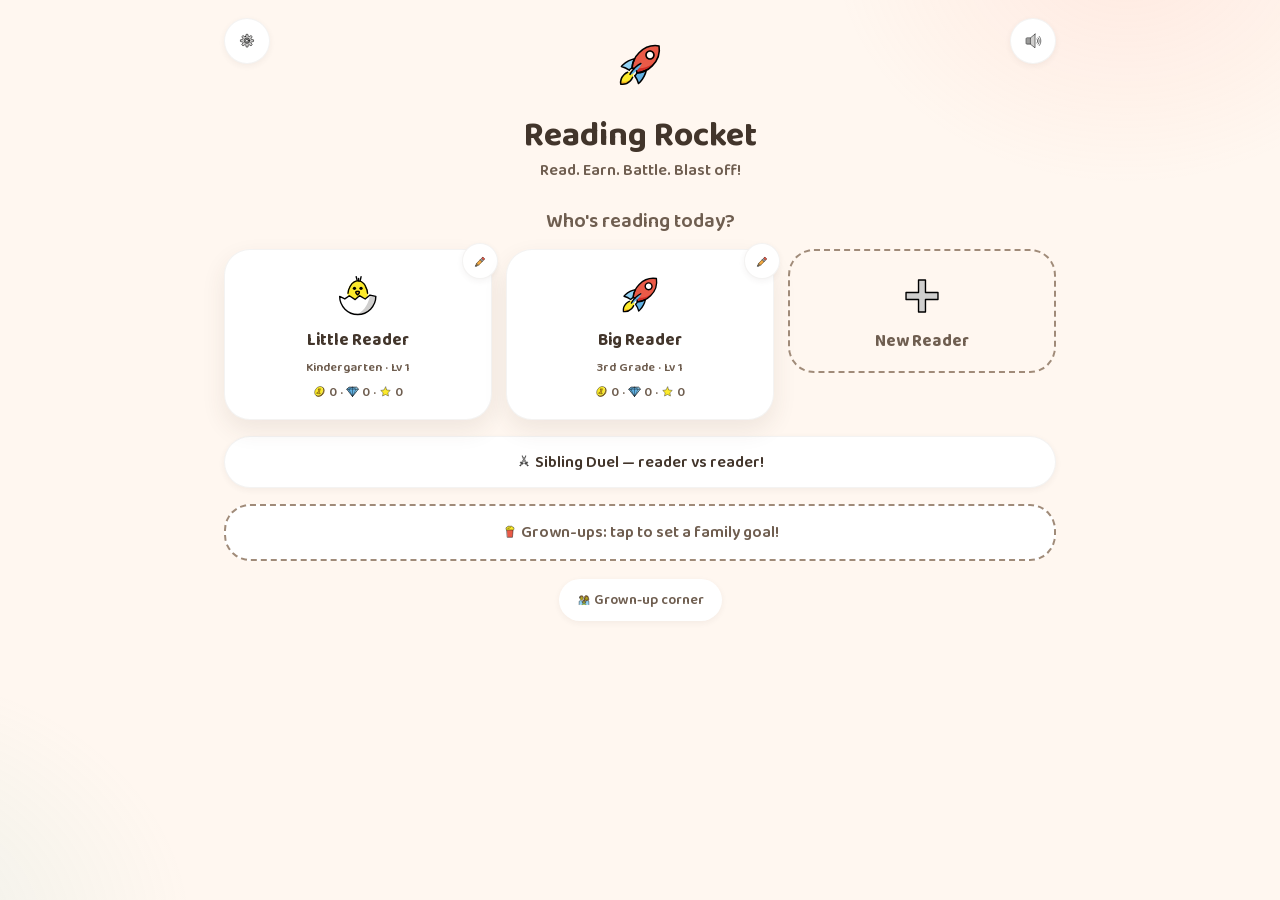
<file: index.html>
<!doctype html>
<html lang="en">
<head>
  <meta charset="utf-8">
  <meta name="viewport" content="width=device-width, initial-scale=1, maximum-scale=1, user-scalable=no, viewport-fit=cover">
  <title>Reading Rocket — Learn to Read!</title>
  <meta name="description" content="A playful phonics game for kids: letter sounds, blending, word building, rhymes, sight words, and speed reading. Grades K–5.">
  <meta name="theme-color" content="#FFF7F0">
  <link rel="manifest" href="manifest.webmanifest">
  <link rel="icon" href="icons/icon.svg" type="image/svg+xml">
  <link rel="apple-touch-icon" href="icons/apple-touch-icon.png">
  <meta name="apple-mobile-web-app-capable" content="yes">
  <meta name="mobile-web-app-capable" content="yes">
  <meta name="apple-mobile-web-app-status-bar-style" content="default">
  <meta name="apple-mobile-web-app-title" content="Reading Rocket">
  <link rel="preload" href="fonts/Baloo2.woff2" as="font" type="font/woff2" crossorigin>
  <link rel="stylesheet" href="css/styles.css">
</head>
<body>
  <div id="app"></div>
  <canvas id="confetti-canvas"></canvas>

  <script src="js/data.js"></script>
  <script src="js/audio.js"></script>
  <script src="js/voice.js"></script>
  <script src="js/recorder.js"></script>
  <script src="js/confetti.js"></script>
  <script src="js/state.js"></script>
  <script src="js/progress.js"></script>
  <script src="js/imgmap.js"></script>
  <script src="js/img.js"></script>
  <script src="js/games.js"></script>
  <script src="js/adventure.js"></script>
  <script src="js/base.js"></script>
  <script src="js/story.js"></script>
  <script src="js/duel.js"></script>
  <script src="js/app.js"></script>
</body>
</html>
</file>
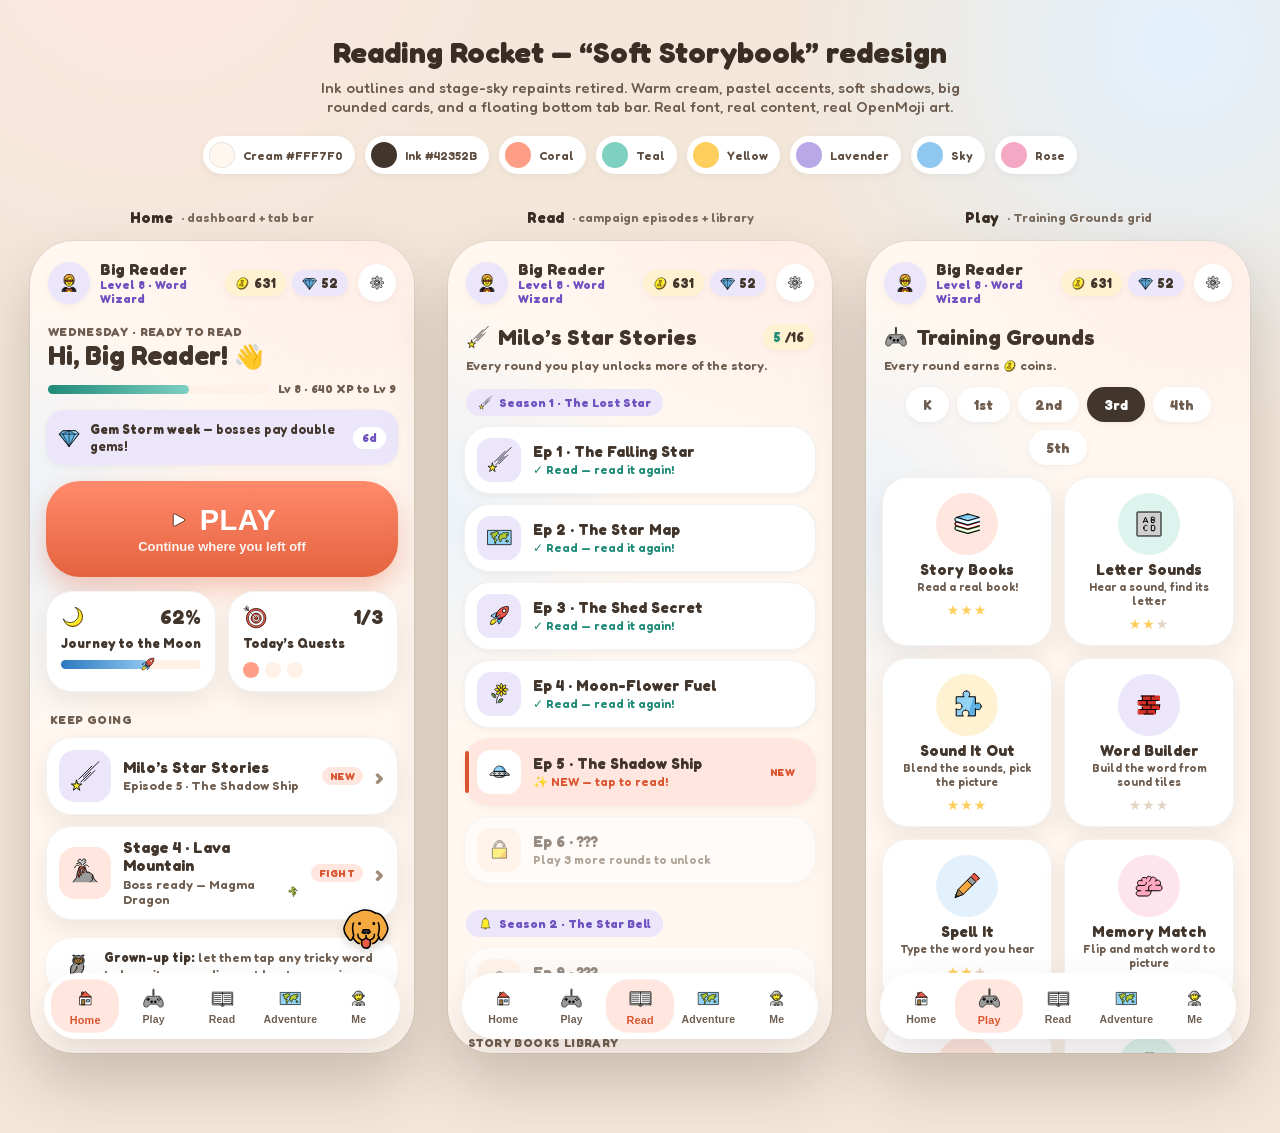
<file: design-mockup.html>
<!doctype html>
<html lang="en">
<head>
<meta charset="utf-8">
<meta name="viewport" content="width=device-width, initial-scale=1">
<title>Reading Rocket — Soft Storybook redesign</title>
<style>
@font-face{
  font-family:'Fredoka';
  src:url('fonts/Fredoka.woff2') format('woff2');
  font-weight:300 700; font-display:swap;
}
:root{
  --bg:#FFF7F0; --bg-2:#FBEFE4; --surface:#FFFFFF; --surface-2:#FFF1E6;
  --hairline:rgba(74,53,43,.06);
  --ink:#42352B; --ink-soft:#6F5E50; --ink-faint:#A08B79;
  --coral:#FF9E86; --coral-tint:#FFE7DF; --coral-strong:#D9542F;
  --teal:#7ED0C1; --teal-tint:#DDF3EE; --teal-strong:#1F8A77;
  --yellow:#FFCE5C; --yellow-tint:#FFF2D2; --yellow-strong:#B77908;
  --lav:#B9A8E8; --lav-tint:#ECE6FB; --lav-strong:#6E52C0;
  --sky:#8FC7F0; --sky-tint:#E3F1FD; --sky-strong:#2C79C0;
  --rose:#F5A8C4; --rose-tint:#FDE4ED; --rose-strong:#C9497A;
  --r-sm:12px; --r-md:18px; --r-lg:26px; --r-xl:34px; --r-pill:999px;
  --sh-sm:0 2px 6px rgba(74,53,43,.06);
  --sh-md:0 10px 24px rgba(74,53,43,.09);
  --sh-lg:0 18px 40px rgba(74,53,43,.14);
  --sh-coral:0 12px 26px rgba(217,84,47,.30);
  --font:'Fredoka',ui-rounded,'SF Pro Rounded',system-ui,sans-serif;
}
*{box-sizing:border-box;-webkit-tap-highlight-color:transparent}
html,body{margin:0}
body{
  font-family:var(--font); color:var(--ink); font-weight:500;
  background:
    radial-gradient(700px circle at 12% -8%, #FFE7DF, transparent 55%),
    radial-gradient(700px circle at 92% 4%, #E3F1FD, transparent 55%),
    #F3E7DA;
  padding:34px 20px 80px;
}
.ico{display:inline-flex;align-items:center;justify-content:center;line-height:0;width:1.15em;height:1.15em;vertical-align:-.22em}
.ico img{width:100%;height:100%;display:block}

/* ---------- page shell ---------- */
.pagehead{max-width:1240px;margin:0 auto 8px;text-align:center}
.pagehead h1{font-size:30px;font-weight:700;margin:0;color:#3A2E24}
.pagehead p{margin:8px auto 0;max-width:640px;color:#6b5a4c;font-size:15px}
.legend{display:flex;flex-wrap:wrap;gap:10px;justify-content:center;max-width:900px;margin:20px auto 34px}
.sw{display:flex;align-items:center;gap:8px;background:#fff;border-radius:var(--r-pill);
  padding:6px 12px 6px 6px;box-shadow:var(--sh-sm);font-size:12px;font-weight:600;color:#5c4c3f}
.sw i{width:26px;height:26px;border-radius:50%;display:block}

.frames{display:flex;gap:34px;justify-content:center;align-items:flex-start;flex-wrap:wrap;max-width:1300px;margin:0 auto}
.demo{width:384px;flex:0 0 auto}
.demo .cap{display:flex;align-items:center;gap:8px;justify-content:center;margin-bottom:14px}
.demo .cap b{font-size:15px;font-weight:700;color:#3A2E24}
.demo .cap span{font-size:12.5px;color:#7a6a5c;font-weight:600}

/* ---------- phone frame ---------- */
.phone{
  position:relative; width:384px; height:812px; border-radius:44px; overflow:hidden;
  background:var(--bg); box-shadow:0 30px 60px rgba(58,40,26,.22),0 0 0 1px rgba(58,40,26,.05);
}
.blobs{position:absolute;inset:0;pointer-events:none;
  background:
    radial-gradient(420px circle at 88% -6%, var(--coral-tint), transparent 60%),
    radial-gradient(360px circle at -4% 34%, var(--sky-tint), transparent 60%);
  opacity:.7}
.scroll{position:absolute;inset:0;padding:14px 16px 104px;overflow:hidden}

/* ---------- top app bar ---------- */
.topbar{display:flex;align-items:center;gap:10px;padding:6px 2px 2px}
.tb-avatar{width:42px;height:42px;border-radius:50%;background:var(--lav-tint);
  display:flex;align-items:center;justify-content:center;flex:none;box-shadow:var(--sh-sm)}
.tb-avatar .ico{width:26px;height:26px}
.tb-id{flex:1;min-width:0}
.tb-name{font-weight:700;font-size:16px;line-height:1.05}
.tb-lv{font-size:11.5px;font-weight:700;color:var(--lav-strong)}
.tb-pills{display:flex;gap:6px;align-items:center}
.pill{display:inline-flex;align-items:center;gap:4px;background:var(--surface);
  border-radius:var(--r-pill);padding:5px 10px;font-weight:700;font-size:13px;
  color:var(--ink);box-shadow:var(--sh-sm)}
.pill .ico{width:15px;height:15px}
.pill.coin{background:var(--yellow-tint)} .pill.gem{background:var(--lav-tint)} .pill.star{background:var(--yellow-tint)}
.gear{width:38px;height:38px;border-radius:50%;background:var(--surface);border:0;flex:none;
  display:flex;align-items:center;justify-content:center;box-shadow:var(--sh-sm);cursor:pointer}
.gear .ico{width:20px;height:20px}

/* ---------- greeting ---------- */
.greet{margin:16px 2px 0}
.greet .eyebrow{font-size:12px;font-weight:700;letter-spacing:.3px;color:var(--ink-soft);text-transform:uppercase}
.greet h2{margin:2px 0 0;font-size:27px;font-weight:700;line-height:1.1}
.xp{margin:12px 2px 0;display:flex;align-items:center;gap:10px}
.xp .track{flex:1;height:9px;border-radius:var(--r-pill);background:var(--surface-2)}
.xp .track i{display:block;height:100%;width:64%;border-radius:var(--r-pill);
  background:linear-gradient(90deg,var(--teal-strong),var(--teal))}
.xp small{font-size:11.5px;font-weight:700;color:var(--ink-soft)}

/* ---------- event ribbon ---------- */
.ribbon{display:flex;align-items:center;gap:10px;margin-top:14px;
  background:var(--lav-tint);border-radius:var(--r-md);padding:11px 12px;box-shadow:var(--sh-sm)}
.ribbon .ico{width:22px;height:22px;flex:none}
.ribbon p{margin:0;font-size:13px;font-weight:600;color:var(--ink);flex:1;line-height:1.25}
.ribbon .days{font-size:11.5px;font-weight:700;color:var(--lav-strong);
  background:#fff;border-radius:var(--r-pill);padding:4px 9px;flex:none}

/* ---------- PLAY hero ---------- */
.playbig{margin-top:16px;width:100%;height:96px;border:0;cursor:pointer;color:#fff;
  border-radius:var(--r-xl);background:linear-gradient(180deg,#FF8A6B,#E4633F);
  box-shadow:var(--sh-coral);display:flex;flex-direction:column;align-items:center;justify-content:center;gap:2px}
.playbig .lab{font-size:29px;font-weight:700;letter-spacing:.5px;display:flex;align-items:center;gap:10px}
.playbig .lab .ico{width:22px;height:22px}
.playbig .sub{font-size:13px;font-weight:600;opacity:.92}

/* ---------- 2-up mini cards ---------- */
.duo{display:grid;grid-template-columns:1fr 1fr;gap:12px;margin-top:14px}
.mini{background:var(--surface);border-radius:var(--r-lg);padding:13px 14px;box-shadow:var(--sh-md);
  border:1px solid var(--hairline);cursor:pointer}
.mini .top{display:flex;align-items:center;justify-content:space-between}
.mini .top .ico{width:24px;height:24px}
.mini .top b{font-size:20px;font-weight:700}
.mini .name{font-size:13px;font-weight:700;margin-top:6px;color:var(--ink)}
.jtrack{position:relative;height:9px;border-radius:var(--r-pill);background:var(--surface-2);margin-top:9px}
.jtrack i{display:block;height:100%;width:62%;border-radius:var(--r-pill);
  background:linear-gradient(90deg,var(--sky-strong),var(--sky))}
.jtrack .rk{position:absolute;top:50%;left:62%;transform:translate(-50%,-50%);width:18px;height:18px}
.qdots{display:flex;gap:6px;margin-top:11px}
.qdot{width:16px;height:16px;border-radius:50%;background:var(--surface-2)}
.qdot.on{background:var(--coral)}

/* ---------- section label ---------- */
.eyebrow2{font-size:12px;font-weight:700;letter-spacing:.4px;text-transform:uppercase;
  color:var(--ink-soft);margin:20px 4px 10px}

/* ---------- continue rows ---------- */
.row{display:flex;align-items:center;gap:12px;background:var(--surface);border-radius:var(--r-lg);
  padding:12px;box-shadow:var(--sh-md);border:1px solid var(--hairline);margin-bottom:11px;cursor:pointer}
.row .cover{width:52px;height:52px;border-radius:16px;flex:none;display:flex;align-items:center;justify-content:center}
.row .cover .ico{width:32px;height:32px}
.row .txt{flex:1;min-width:0}
.row .txt .t{font-size:15.5px;font-weight:700;line-height:1.15}
.row .txt .m{font-size:12.5px;font-weight:600;color:var(--ink-soft);margin-top:2px;display:flex;align-items:center;gap:5px}
.row .m .ico{width:14px;height:14px}
.chip{font-size:10.5px;font-weight:800;letter-spacing:.4px;padding:3px 8px;border-radius:var(--r-pill)}
.chip.new{background:var(--coral-tint);color:var(--coral-strong)}
.chip.boss{background:var(--coral-tint);color:var(--coral-strong)}
.chev{color:var(--ink-faint);font-size:22px;font-weight:700;flex:none;padding-right:2px}

/* ---------- owl tip ---------- */
.tip{display:flex;gap:10px;align-items:center;margin-top:18px;background:var(--surface);
  border-radius:var(--r-lg);padding:12px 14px;box-shadow:var(--sh-sm)}
.tip .ico{width:34px;height:34px;flex:none}
.tip p{margin:0;font-size:12.5px;font-weight:600;color:var(--ink-soft);line-height:1.3}
.tip b{color:var(--ink)}

/* ---------- pet peek ---------- */
.petpeek{position:absolute;right:20px;bottom:96px;width:56px;height:56px;pointer-events:none;
  filter:drop-shadow(0 4px 4px rgba(58,40,26,.18))}
.petpeek .ico{width:100%;height:100%}

/* ---------- tab bar ---------- */
.tabbar{position:absolute;left:14px;right:14px;bottom:14px;height:66px;background:var(--surface);
  border-radius:var(--r-xl);box-shadow:var(--sh-lg);display:flex;padding:7px 8px;gap:2px}
.tab{flex:1;border:0;background:none;cursor:pointer;display:flex;flex-direction:column;
  align-items:center;justify-content:center;gap:3px;border-radius:22px;color:var(--ink-soft)}
.tab .ico{width:23px;height:23px}
.tab span{font-size:10.5px;font-weight:700;letter-spacing:.2px}
.tab.on{background:var(--coral-tint);color:var(--coral-strong);transform:scale(1.03)}

/* ---------- games grid ---------- */
.gradepick{display:flex;gap:8px;justify-content:center;margin:14px 0 4px;flex-wrap:wrap}
.gp{border:0;cursor:pointer;font:inherit;font-weight:700;padding:9px 17px;border-radius:var(--r-pill);
  background:var(--surface);color:var(--ink-soft);box-shadow:var(--sh-sm);font-size:14px}
.gp.on{background:var(--ink);color:#fff}
.grid{display:grid;grid-template-columns:1fr 1fr;gap:12px;margin-top:12px}
.gcard{background:var(--surface);border-radius:var(--r-lg);padding:15px 10px 13px;box-shadow:var(--sh-md);
  border:1px solid var(--hairline);display:flex;flex-direction:column;align-items:center;gap:3px;text-align:center;cursor:pointer}
.gcirc{width:62px;height:62px;border-radius:50%;display:flex;align-items:center;justify-content:center;margin-bottom:4px}
.gcirc .ico{width:36px;height:36px}
.gtitle{font-size:15px;font-weight:700;line-height:1.1}
.gdesc{font-size:11.5px;font-weight:600;color:var(--ink-soft);line-height:1.2}
.stars{margin-top:3px;font-size:14px;letter-spacing:1px;color:#E4D4C4}
.stars b{color:var(--yellow)}

/* ---------- stories ---------- */
.screenhead{display:flex;align-items:center;gap:8px;margin:16px 2px 4px}
.screenhead h2{margin:0;font-size:22px;font-weight:700;flex:1}
.screenhead .ico{width:24px;height:24px}
.seasonhead{display:inline-flex;align-items:center;gap:6px;font-size:12px;font-weight:700;
  color:var(--lav-strong);background:var(--lav-tint);border-radius:var(--r-pill);
  padding:6px 12px;margin:16px 2px 10px}
.seasonhead .ico{width:15px;height:15px}
.hint{font-size:12.5px;font-weight:600;color:var(--ink-soft);margin:8px 2px 0}
.ep{display:flex;align-items:center;gap:12px;background:var(--surface);border-radius:var(--r-lg);
  padding:11px 12px;box-shadow:var(--sh-sm);border:1px solid var(--hairline);margin-bottom:10px;position:relative;cursor:pointer}
.ep .cover{width:44px;height:44px;border-radius:14px;flex:none;display:flex;align-items:center;justify-content:center;background:var(--lav-tint)}
.ep .cover .ico{width:27px;height:27px}
.ep .txt{flex:1;min-width:0}
.ep .txt .t{font-size:15px;font-weight:700;line-height:1.15}
.ep .txt .m{font-size:12px;font-weight:600;color:var(--ink-soft);margin-top:2px}
.ep.new{background:var(--coral-tint);border-color:transparent}
.ep.new::before{content:"";position:absolute;left:0;top:12px;bottom:12px;width:4px;border-radius:4px;background:var(--coral-strong)}
.ep.new .cover{background:#fff}
.ep.read .txt .m{color:var(--teal-strong)}
.ep.locked{opacity:.55}
.ep.locked .cover{background:var(--surface-2)}
.done{color:var(--teal-strong);font-weight:800}
.libcard{display:flex;align-items:center;gap:12px;background:var(--teal-tint);border-radius:var(--r-lg);
  padding:13px;box-shadow:var(--sh-sm);margin-top:6px;cursor:pointer}
.libcard .cover{width:46px;height:46px;border-radius:14px;background:#fff;display:flex;align-items:center;justify-content:center;flex:none}
.libcard .cover .ico{width:28px;height:28px}
.libcard .txt .t{font-size:15px;font-weight:700}
.libcard .txt .m{font-size:12px;font-weight:600;color:var(--ink-soft);margin-top:2px}

.press:active{transform:translateY(1px) scale(.99)}
</style>
</head>
<body>

<div class="pagehead">
  <h1>Reading Rocket — “Soft Storybook” redesign</h1>
  <p>Ink outlines and stage-sky repaints retired. Warm cream, pastel accents, soft shadows, big
     rounded cards, and a floating bottom tab bar. Real font, real content, real OpenMoji art.</p>
</div>

<div class="legend">
  <span class="sw"><i style="background:#FFF7F0;box-shadow:inset 0 0 0 1px rgba(0,0,0,.08)"></i>Cream&nbsp;#FFF7F0</span>
  <span class="sw"><i style="background:#42352B"></i>Ink&nbsp;#42352B</span>
  <span class="sw"><i style="background:#FF9E86"></i>Coral</span>
  <span class="sw"><i style="background:#7ED0C1"></i>Teal</span>
  <span class="sw"><i style="background:#FFCE5C"></i>Yellow</span>
  <span class="sw"><i style="background:#B9A8E8"></i>Lavender</span>
  <span class="sw"><i style="background:#8FC7F0"></i>Sky</span>
  <span class="sw"><i style="background:#F5A8C4"></i>Rose</span>
</div>

<div class="frames">

  <!-- ============ FRAME A: HOME ============ -->
  <div class="demo">
    <div class="cap"><b>Home</b><span>· dashboard + tab bar</span></div>
    <div class="phone">
      <div class="blobs"></div>
      <div class="scroll">

        <div class="topbar">
          <div class="tb-avatar"><span class="ico" data-cp="1F9B8"></span></div>
          <div class="tb-id">
            <div class="tb-name">Big Reader</div>
            <div class="tb-lv">Level 8 · Word Wizard</div>
          </div>
          <div class="tb-pills">
            <span class="pill coin"><span class="ico" data-cp="1FA99"></span>631</span>
            <span class="pill gem"><span class="ico" data-cp="1F48E"></span>52</span>
          </div>
          <button class="gear"><span class="ico" data-cp="2699"></span></button>
        </div>

        <div class="greet">
          <div class="eyebrow">Wednesday · ready to read</div>
          <h2>Hi, Big Reader! <span style="font-size:24px">👋</span></h2>
        </div>
        <div class="xp">
          <div class="track"><i></i></div>
          <small>Lv 8 · 640 XP to Lv 9</small>
        </div>

        <div class="ribbon">
          <span class="ico" data-cp="1F48E"></span>
          <p><b>Gem Storm week</b> — bosses pay double gems!</p>
          <span class="days">6d</span>
        </div>

        <button class="playbig press">
          <span class="lab"><span class="ico" data-cp="25B6"></span>PLAY</span>
          <span class="sub">Continue where you left off</span>
        </button>

        <div class="duo">
          <div class="mini press">
            <div class="top"><span class="ico" data-cp="1F319"></span><b>62%</b></div>
            <div class="name">Journey to the Moon</div>
            <div class="jtrack"><i></i><span class="ico rk" data-cp="1F680"></span></div>
          </div>
          <div class="mini press">
            <div class="top"><span class="ico" data-cp="1F3AF"></span><b>1/3</b></div>
            <div class="name">Today’s Quests</div>
            <div class="qdots"><i class="qdot on"></i><i class="qdot"></i><i class="qdot"></i></div>
          </div>
        </div>

        <div class="eyebrow2">Keep going</div>

        <div class="row press">
          <div class="cover" style="background:var(--lav-tint)"><span class="ico" data-cp="1F320"></span></div>
          <div class="txt">
            <div class="t">Milo’s Star Stories</div>
            <div class="m">Episode 5 · The Shadow Ship</div>
          </div>
          <span class="chip new">NEW</span>
          <span class="chev">›</span>
        </div>

        <div class="row press">
          <div class="cover" style="background:var(--coral-tint)"><span class="ico" data-cp="1F30B"></span></div>
          <div class="txt">
            <div class="t">Stage 4 · Lava Mountain</div>
            <div class="m">Boss ready — Magma Dragon <span class="ico" data-cp="1F409"></span></div>
          </div>
          <span class="chip boss">FIGHT</span>
          <span class="chev">›</span>
        </div>

        <div class="tip">
          <span class="ico" data-cp="1F989"></span>
          <p><b>Grown-up tip:</b> let them tap any tricky word to hear it — sounding out beats guessing.</p>
        </div>

      </div>

      <div class="petpeek"><span class="ico" data-cp="1F436"></span></div>

      <div class="tabbar">
        <button class="tab on"><span class="ico" data-cp="1F3E0"></span><span>Home</span></button>
        <button class="tab"><span class="ico" data-cp="1F3AE"></span><span>Play</span></button>
        <button class="tab"><span class="ico" data-cp="1F4D6"></span><span>Read</span></button>
        <button class="tab"><span class="ico" data-cp="1F5FA"></span><span>Adventure</span></button>
        <button class="tab"><span class="ico" data-cp="1F9D1-200D-1F680"></span><span>Me</span></button>
      </div>
    </div>
  </div>

  <!-- ============ FRAME B: STORIES ============ -->
  <div class="demo">
    <div class="cap"><b>Read</b><span>· campaign episodes + library</span></div>
    <div class="phone">
      <div class="blobs"></div>
      <div class="scroll">

        <div class="topbar">
          <div class="tb-avatar"><span class="ico" data-cp="1F9B8"></span></div>
          <div class="tb-id">
            <div class="tb-name">Big Reader</div>
            <div class="tb-lv">Level 8 · Word Wizard</div>
          </div>
          <div class="tb-pills">
            <span class="pill coin"><span class="ico" data-cp="1FA99"></span>631</span>
            <span class="pill gem"><span class="ico" data-cp="1F48E"></span>52</span>
          </div>
          <button class="gear"><span class="ico" data-cp="2699"></span></button>
        </div>

        <div class="screenhead">
          <span class="ico" data-cp="1F320"></span>
          <h2>Milo’s Star Stories</h2>
          <span class="pill" style="background:var(--yellow-tint)"><span class="done">5</span>/16</span>
        </div>
        <p class="hint">Every round you play unlocks more of the story.</p>

        <div class="seasonhead"><span class="ico" data-cp="1F320"></span>Season 1 · The Lost Star</div>

        <div class="ep read press">
          <div class="cover"><span class="ico" data-cp="1F320"></span></div>
          <div class="txt"><div class="t">Ep 1 · The Falling Star</div><div class="m">✓ Read — read it again!</div></div>
        </div>
        <div class="ep read press">
          <div class="cover"><span class="ico" data-cp="1F5FA"></span></div>
          <div class="txt"><div class="t">Ep 2 · The Star Map</div><div class="m">✓ Read — read it again!</div></div>
        </div>
        <div class="ep read press">
          <div class="cover"><span class="ico" data-cp="1F680"></span></div>
          <div class="txt"><div class="t">Ep 3 · The Shed Secret</div><div class="m">✓ Read — read it again!</div></div>
        </div>
        <div class="ep read press">
          <div class="cover"><span class="ico" data-cp="1F33B"></span></div>
          <div class="txt"><div class="t">Ep 4 · Moon-Flower Fuel</div><div class="m">✓ Read — read it again!</div></div>
        </div>
        <div class="ep new press">
          <div class="cover"><span class="ico" data-cp="1F6F8"></span></div>
          <div class="txt"><div class="t">Ep 5 · The Shadow Ship</div><div class="m" style="color:var(--coral-strong)">✨ NEW — tap to read!</div></div>
          <span class="chip new">NEW</span>
        </div>
        <div class="ep locked">
          <div class="cover"><span class="ico" data-cp="1F512"></span></div>
          <div class="txt"><div class="t">Ep 6 · ???</div><div class="m">Play 3 more rounds to unlock</div></div>
        </div>

        <div class="seasonhead"><span class="ico" data-cp="1F514"></span>Season 2 · The Star Bell</div>
        <div class="ep locked">
          <div class="cover"><span class="ico" data-cp="1F512"></span></div>
          <div class="txt"><div class="t">Ep 9 · ???</div><div class="m">Finish Season 1 to begin</div></div>
        </div>

        <div class="eyebrow2">Story Books library</div>
        <div class="libcard press">
          <div class="cover"><span class="ico" data-cp="1F4DA"></span></div>
          <div class="txt">
            <div class="t">Grade 3 bookshelf</div>
            <div class="m">The Dragon Who Could Not Roar · +5 more</div>
          </div>
          <span class="chev" style="margin-left:auto">›</span>
        </div>

      </div>

      <div class="tabbar">
        <button class="tab"><span class="ico" data-cp="1F3E0"></span><span>Home</span></button>
        <button class="tab"><span class="ico" data-cp="1F3AE"></span><span>Play</span></button>
        <button class="tab on"><span class="ico" data-cp="1F4D6"></span><span>Read</span></button>
        <button class="tab"><span class="ico" data-cp="1F5FA"></span><span>Adventure</span></button>
        <button class="tab"><span class="ico" data-cp="1F9D1-200D-1F680"></span><span>Me</span></button>
      </div>
    </div>
  </div>

  <!-- ============ FRAME C: GAMES ============ -->
  <div class="demo">
    <div class="cap"><b>Play</b><span>· Training Grounds grid</span></div>
    <div class="phone">
      <div class="blobs"></div>
      <div class="scroll">

        <div class="topbar">
          <div class="tb-avatar"><span class="ico" data-cp="1F9B8"></span></div>
          <div class="tb-id">
            <div class="tb-name">Big Reader</div>
            <div class="tb-lv">Level 8 · Word Wizard</div>
          </div>
          <div class="tb-pills">
            <span class="pill coin"><span class="ico" data-cp="1FA99"></span>631</span>
            <span class="pill gem"><span class="ico" data-cp="1F48E"></span>52</span>
          </div>
          <button class="gear"><span class="ico" data-cp="2699"></span></button>
        </div>

        <div class="screenhead">
          <span class="ico" data-cp="1F3AE"></span>
          <h2>Training Grounds</h2>
        </div>
        <p class="hint">Every round earns <span class="ico" data-cp="1FA99" style="width:14px;height:14px"></span> coins.</p>

        <div class="gradepick">
          <button class="gp">K</button><button class="gp">1st</button><button class="gp">2nd</button>
          <button class="gp on">3rd</button><button class="gp">4th</button><button class="gp">5th</button>
        </div>

        <div class="grid">
          <div class="gcard press"><div class="gcirc" style="background:var(--coral-tint)"><span class="ico" data-cp="1F4DA"></span></div><div class="gtitle">Story Books</div><div class="gdesc">Read a real book!</div><div class="stars"><b>★</b><b>★</b><b>★</b></div></div>
          <div class="gcard press"><div class="gcirc" style="background:var(--teal-tint)"><span class="ico" data-cp="1F520"></span></div><div class="gtitle">Letter Sounds</div><div class="gdesc">Hear a sound, find its letter</div><div class="stars"><b>★</b><b>★</b>★</div></div>
          <div class="gcard press"><div class="gcirc" style="background:var(--yellow-tint)"><span class="ico" data-cp="1F9E9"></span></div><div class="gtitle">Sound It Out</div><div class="gdesc">Blend the sounds, pick the picture</div><div class="stars"><b>★</b><b>★</b><b>★</b></div></div>
          <div class="gcard press"><div class="gcirc" style="background:var(--lav-tint)"><span class="ico" data-cp="1F9F1"></span></div><div class="gtitle">Word Builder</div><div class="gdesc">Build the word from sound tiles</div><div class="stars">★★★</div></div>
          <div class="gcard press"><div class="gcirc" style="background:var(--sky-tint)"><span class="ico" data-cp="270F"></span></div><div class="gtitle">Spell It</div><div class="gdesc">Type the word you hear</div><div class="stars"><b>★</b><b>★</b>★</div></div>
          <div class="gcard press"><div class="gcirc" style="background:var(--rose-tint)"><span class="ico" data-cp="1F9E0"></span></div><div class="gtitle">Memory Match</div><div class="gdesc">Flip and match word to picture</div><div class="stars"><b>★</b><b>★</b><b>★</b></div></div>
          <div class="gcard press"><div class="gcirc" style="background:var(--coral-tint)"><span class="ico" data-cp="1F4DD"></span></div><div class="gtitle">Sentence Builder</div><div class="gdesc">Put the words in order</div><div class="stars">★★★</div></div>
          <div class="gcard press"><div class="gcirc" style="background:var(--teal-tint)"><span class="ico" data-cp="1F6DF"></span></div><div class="gtitle">Word Rescue</div><div class="gdesc">Save your tricky words!</div><div class="stars"><b>★</b><b>★</b><b>★</b></div></div>
          <div class="gcard press"><div class="gcirc" style="background:var(--yellow-tint)"><span class="ico" data-cp="1F3B5"></span></div><div class="gtitle">Rhyme Time</div><div class="gdesc">Find the word that rhymes</div><div class="stars"><b>★</b><b>★</b>★</div></div>
          <div class="gcard press"><div class="gcirc" style="background:var(--lav-tint)"><span class="ico" data-cp="1F440"></span></div><div class="gtitle">Sight Words</div><div class="gdesc">Know them in a snap</div><div class="stars"><b>★</b><b>★</b><b>★</b></div></div>
          <div class="gcard press"><div class="gcirc" style="background:var(--sky-tint)"><span class="ico" data-cp="26A1"></span></div><div class="gtitle">Speed Reader</div><div class="gdesc">Read out loud, beat the clock</div><div class="stars"><b>★</b><b>★</b><b>★</b></div></div>
        </div>

      </div>

      <div class="tabbar">
        <button class="tab"><span class="ico" data-cp="1F3E0"></span><span>Home</span></button>
        <button class="tab on"><span class="ico" data-cp="1F3AE"></span><span>Play</span></button>
        <button class="tab"><span class="ico" data-cp="1F4D6"></span><span>Read</span></button>
        <button class="tab"><span class="ico" data-cp="1F5FA"></span><span>Adventure</span></button>
        <button class="tab"><span class="ico" data-cp="1F9D1-200D-1F680"></span><span>Me</span></button>
      </div>
    </div>
  </div>

</div>

<script>
  var CP='img/openmoji/';
  document.querySelectorAll('.ico[data-cp]').forEach(function(el){
    var img=document.createElement('img');
    img.src=CP+el.dataset.cp+'.svg'; img.alt=''; img.draggable=false;
    el.appendChild(img);
  });
</script>
</body>
</html>
</file>
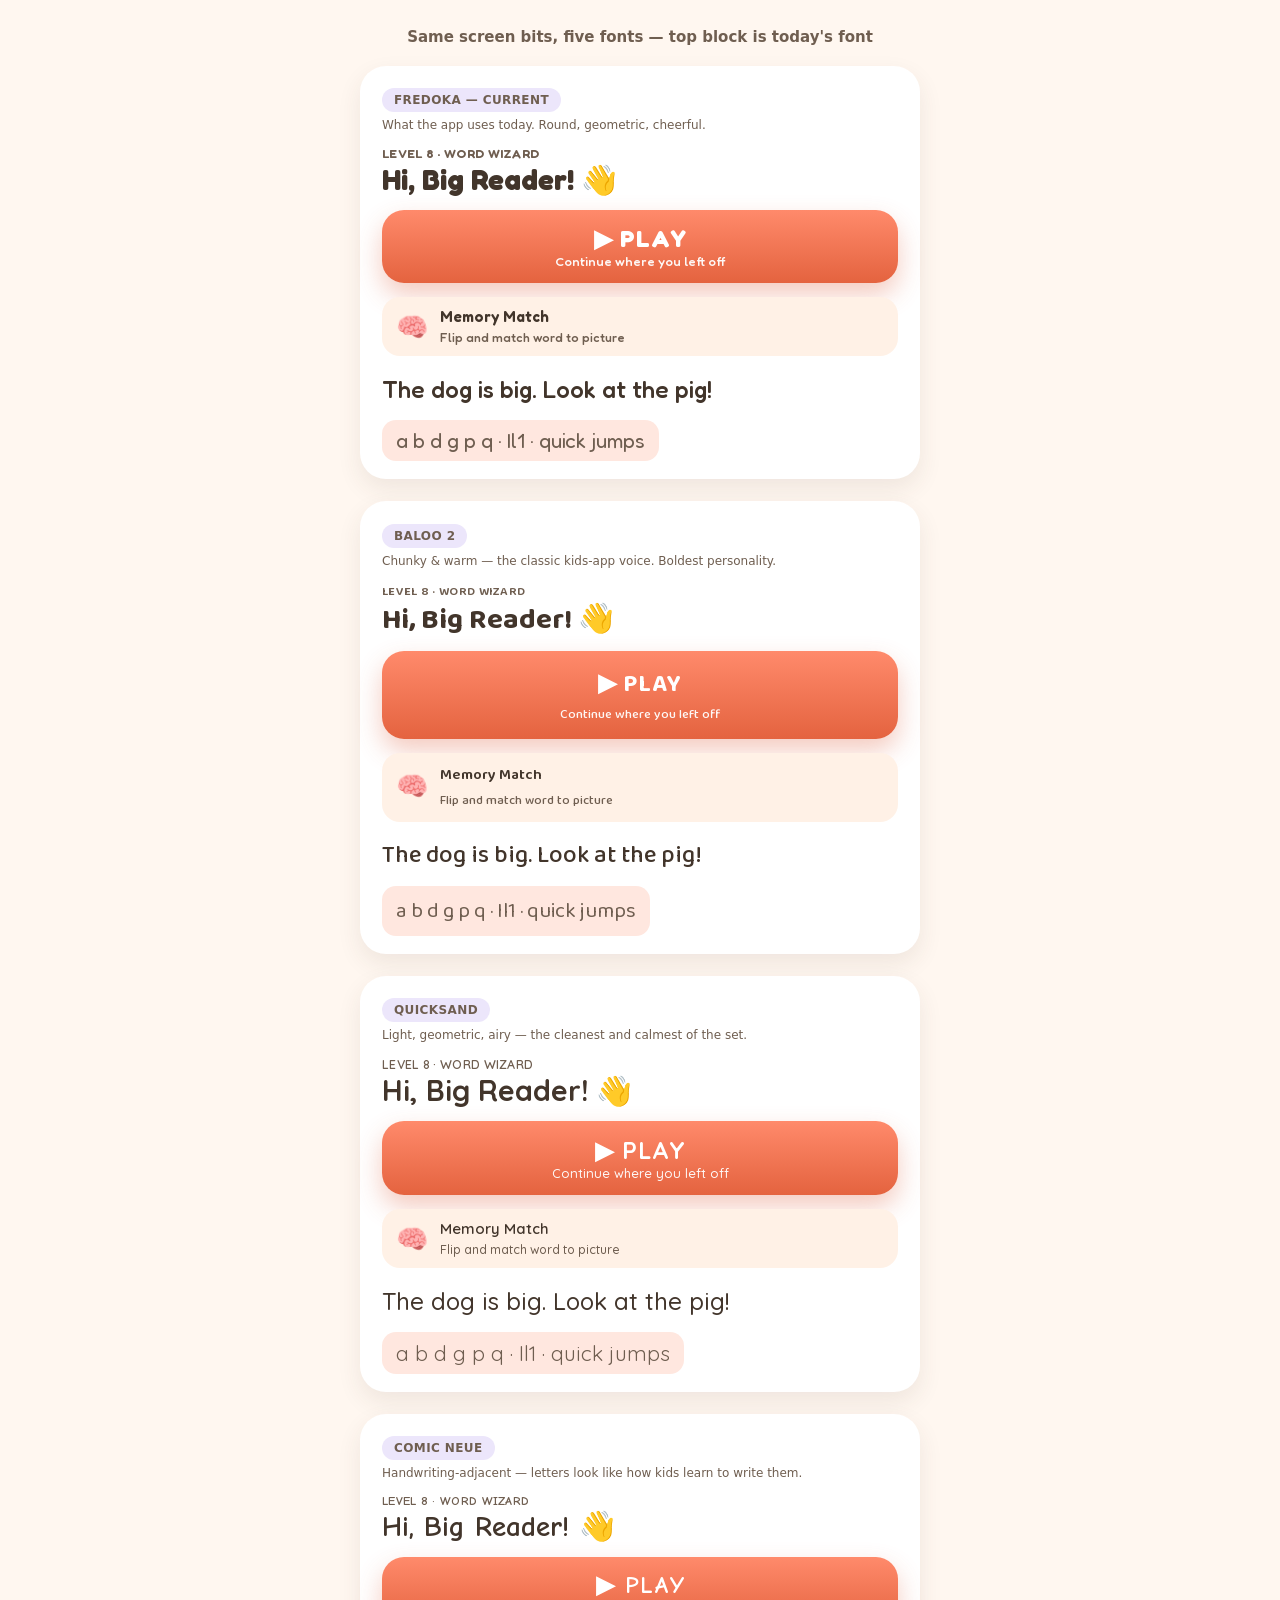
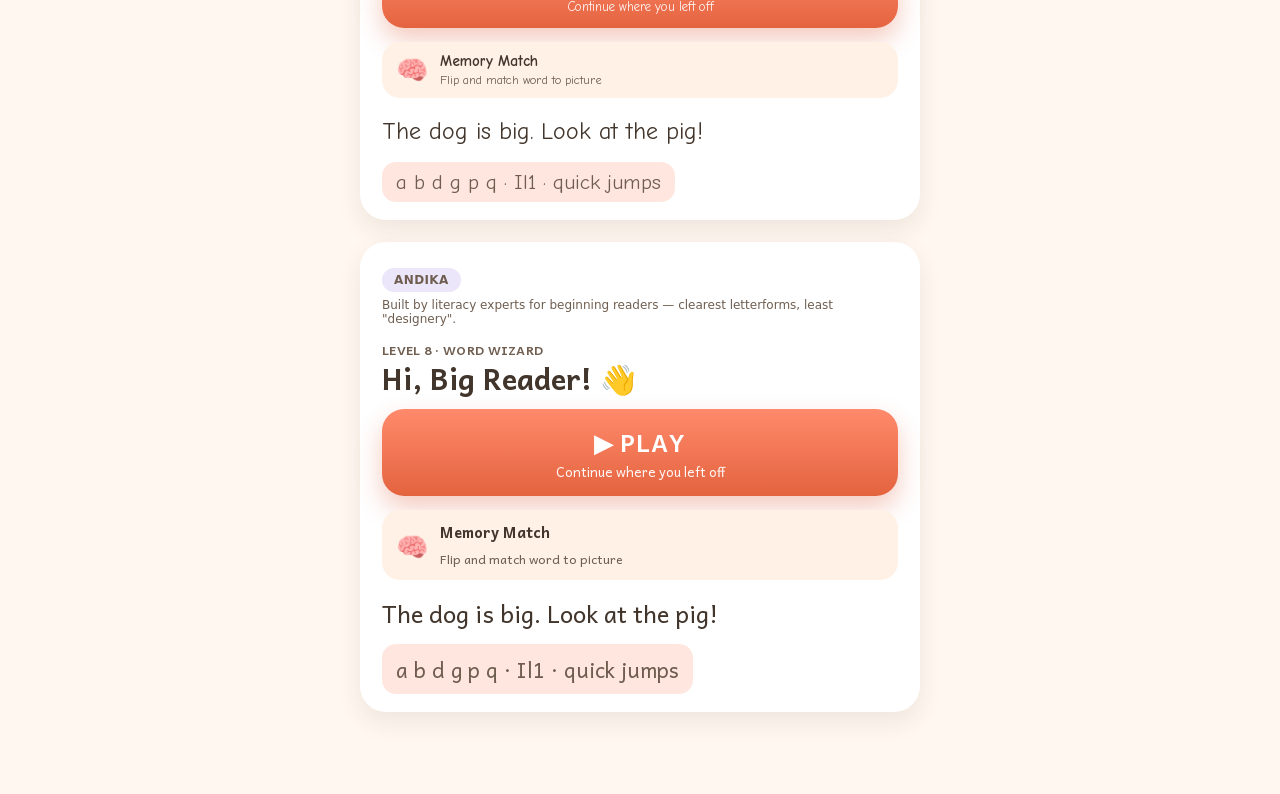
<file: design/font-samples.html>
<!doctype html>
<html lang="en">
<head>
<meta charset="utf-8">
<meta name="viewport" content="width=device-width, initial-scale=1">
<title>Reading Rocket — font samples</title>
<style>
  /* current font, for baseline */
  @font-face { font-family: 'Fredoka'; src: url('../fonts/Fredoka.woff2') format('woff2'); font-weight: 300 700; font-display: swap; }
  /* candidates */
  @font-face { font-family: 'Baloo 2'; src: url('fonts/Baloo2.woff2') format('woff2'); font-weight: 400 800; font-display: swap; }
  @font-face { font-family: 'Quicksand'; src: url('fonts/Quicksand.woff2') format('woff2'); font-weight: 300 700; font-display: swap; }
  @font-face { font-family: 'Comic Neue'; src: url('fonts/ComicNeue-400.woff2') format('woff2'); font-weight: 400; font-display: swap; }
  @font-face { font-family: 'Comic Neue'; src: url('fonts/ComicNeue-700.woff2') format('woff2'); font-weight: 700; font-display: swap; }
  @font-face { font-family: 'Andika'; src: url('fonts/Andika-400.woff2') format('woff2'); font-weight: 400; font-display: swap; }
  @font-face { font-family: 'Andika'; src: url('fonts/Andika-700.woff2') format('woff2'); font-weight: 700; font-display: swap; }

  :root {
    --bg: #FFF7F0; --surface: #fff; --surface-2: #FFF1E6;
    --ink: #42352B; --ink-soft: #6F5E50;
    --coral-strong: #D9542F; --coral-tint: #FFE7DF;
    --teal: #7ED0C1; --lav-tint: #ECE6FB;
    --sh-md: 0 10px 24px rgba(74,53,43,.09);
    --sh-coral: 0 12px 26px rgba(217,84,47,.30);
  }
  * { box-sizing: border-box; margin: 0; }
  body { background: var(--bg); color: var(--ink); padding: 28px 16px 60px; }
  .wrap { max-width: 560px; margin: 0 auto; }
  h1 { font-family: system-ui; font-size: 15px; color: var(--ink-soft); text-align: center; margin-bottom: 20px; font-weight: 600; }

  .sample {
    background: var(--surface); border-radius: 26px; box-shadow: var(--sh-md);
    padding: 22px 22px 18px; margin-bottom: 22px;
  }
  .tag {
    display: inline-block; font-family: system-ui; font-size: 12px; font-weight: 700;
    letter-spacing: .4px; text-transform: uppercase; color: var(--ink-soft);
    background: var(--lav-tint); border-radius: 999px; padding: 5px 12px; margin-bottom: 6px;
  }
  .note { font-family: system-ui; font-size: 12px; color: var(--ink-soft); margin-bottom: 14px; }

  .greet { font-size: 29px; font-weight: 700; line-height: 1.15; }
  .eyebrow { font-size: 12.5px; font-weight: 600; letter-spacing: .3px; color: var(--ink-soft); text-transform: uppercase; margin-bottom: 2px; }
  .play {
    margin: 14px 0; background: linear-gradient(180deg,#FF8A6B,#E4633F); color: #fff;
    border-radius: 22px; text-align: center; padding: 14px; box-shadow: var(--sh-coral);
  }
  .play b { font-size: 24px; font-weight: 700; letter-spacing: 1px; }
  .play span { display: block; font-size: 13px; font-weight: 500; opacity: .95; }
  .tile { display: flex; align-items: center; gap: 12px; background: var(--surface-2); border-radius: 18px; padding: 10px 14px; margin-bottom: 14px; }
  .tile .ic { font-size: 26px; }
  .tile b { font-size: 15px; font-weight: 600; display: block; }
  .tile small { font-size: 12.5px; color: var(--ink-soft); font-weight: 500; }
  .book { font-size: 24px; line-height: 1.65; font-weight: 500; margin-bottom: 10px; }
  .letters { font-size: 21px; color: var(--ink-soft); background: var(--coral-tint); border-radius: 14px; padding: 8px 14px; display: inline-block; }
</style>
</head>
<body>
<div class="wrap">
  <h1>Same screen bits, five fonts — top block is today's font</h1>

  <div class="sample" style="font-family:'Fredoka'">
    <span class="tag">Fredoka — current</span>
    <p class="note">What the app uses today. Round, geometric, cheerful.</p>
    <div class="eyebrow">Level 8 · Word Wizard</div>
    <div class="greet">Hi, Big Reader! 👋</div>
    <div class="play"><b>▶ PLAY</b><span>Continue where you left off</span></div>
    <div class="tile"><span class="ic">🧠</span><div><b>Memory Match</b><small>Flip and match word to picture</small></div></div>
    <p class="book">The dog is big. Look at the pig!</p>
    <span class="letters">a b d g p q · Il1 · quick jumps</span>
  </div>

  <div class="sample" style="font-family:'Baloo 2'">
    <span class="tag">Baloo 2</span>
    <p class="note">Chunky &amp; warm — the classic kids-app voice. Boldest personality.</p>
    <div class="eyebrow">Level 8 · Word Wizard</div>
    <div class="greet">Hi, Big Reader! 👋</div>
    <div class="play"><b>▶ PLAY</b><span>Continue where you left off</span></div>
    <div class="tile"><span class="ic">🧠</span><div><b>Memory Match</b><small>Flip and match word to picture</small></div></div>
    <p class="book">The dog is big. Look at the pig!</p>
    <span class="letters">a b d g p q · Il1 · quick jumps</span>
  </div>

  <div class="sample" style="font-family:'Quicksand'">
    <span class="tag">Quicksand</span>
    <p class="note">Light, geometric, airy — the cleanest and calmest of the set.</p>
    <div class="eyebrow">Level 8 · Word Wizard</div>
    <div class="greet">Hi, Big Reader! 👋</div>
    <div class="play"><b>▶ PLAY</b><span>Continue where you left off</span></div>
    <div class="tile"><span class="ic">🧠</span><div><b>Memory Match</b><small>Flip and match word to picture</small></div></div>
    <p class="book">The dog is big. Look at the pig!</p>
    <span class="letters">a b d g p q · Il1 · quick jumps</span>
  </div>

  <div class="sample" style="font-family:'Comic Neue'">
    <span class="tag">Comic Neue</span>
    <p class="note">Handwriting-adjacent — letters look like how kids learn to write them.</p>
    <div class="eyebrow">Level 8 · Word Wizard</div>
    <div class="greet">Hi, Big Reader! 👋</div>
    <div class="play"><b>▶ PLAY</b><span>Continue where you left off</span></div>
    <div class="tile"><span class="ic">🧠</span><div><b>Memory Match</b><small>Flip and match word to picture</small></div></div>
    <p class="book">The dog is big. Look at the pig!</p>
    <span class="letters">a b d g p q · Il1 · quick jumps</span>
  </div>

  <div class="sample" style="font-family:'Andika'">
    <span class="tag">Andika</span>
    <p class="note">Built by literacy experts for beginning readers — clearest letterforms, least "designery".</p>
    <div class="eyebrow">Level 8 · Word Wizard</div>
    <div class="greet">Hi, Big Reader! 👋</div>
    <div class="play"><b>▶ PLAY</b><span>Continue where you left off</span></div>
    <div class="tile"><span class="ic">🧠</span><div><b>Memory Match</b><small>Flip and match word to picture</small></div></div>
    <p class="book">The dog is big. Look at the pig!</p>
    <span class="letters">a b d g p q · Il1 · quick jumps</span>
  </div>
</div>
</body>
</html>
</file>
<file: css/styles.css>
/* Reading Rocket — "Soft Storybook" skin (see design/DESIGN-SPEC.md).
   Warm cream, pastel accents, soft warm shadows, floating bottom tab bar.
   Text is only ever --ink or --ink-soft; accent colors are for fills, tints,
   meters, icons and big display numbers — never small body text. */

:root {
  /* surfaces */
  --bg:        #FFF7F0;
  --bg-2:      #FBEFE4;
  --surface:   #FFFFFF;
  --surface-2: #FFF1E6;
  --hairline:  rgba(74, 53, 43, 0.06);

  /* text */
  --ink:       #42352B;
  --ink-soft:  #6F5E50;
  --ink-faint: #A08B79;

  /* pastel accents: base / tint / strong */
  --coral:  #FF9E86; --coral-tint:  #FFE7DF; --coral-strong:  #D9542F;
  --teal:   #7ED0C1; --teal-tint:   #DDF3EE; --teal-strong:   #1F8A77;
  --yellow: #FFCE5C; --yellow-tint: #FFF2D2; --yellow-strong: #B77908;
  --lav:    #B9A8E8; --lav-tint:    #ECE6FB; --lav-strong:    #6E52C0;
  --sky:    #8FC7F0; --sky-tint:    #E3F1FD; --sky-strong:    #2C79C0;
  --rose:   #F5A8C4; --rose-tint:   #FDE4ED; --rose-strong:   #C9497A;

  /* legacy aliases so older inline uses keep working */
  --amber: var(--yellow); --amber-deep: var(--yellow-strong);
  --good: var(--teal); --good-deep: var(--teal-strong);
  --bad: #E5604D;
  --card: var(--surface);
  --line: var(--hairline);
  --sky-soft: var(--sky-tint);
  --ink2: var(--ink);
  --outline: transparent;  /* retired ink outlines — some JS may still reference */
  --edge: transparent;

  /* radius / shadow / spacing */
  --r-sm: 12px; --r-md: 18px; --r-lg: 26px; --r-xl: 34px; --r-pill: 999px;
  --sh-sm: 0 2px 6px rgba(74, 53, 43, 0.06);
  --sh-md: 0 10px 24px rgba(74, 53, 43, 0.09);
  --sh-lg: 0 18px 40px rgba(74, 53, 43, 0.14);
  --sh-coral: 0 12px 26px rgba(217, 84, 47, 0.30);
  --shadow: var(--sh-md); /* legacy alias */

  --font: 'Baloo 2', ui-rounded, 'SF Pro Rounded', 'Trebuchet MS', system-ui, sans-serif;
}

@font-face {
  font-family: 'Baloo 2';
  src: url('../fonts/Baloo2.woff2') format('woff2');
  font-weight: 400 800;
  font-display: swap;
}

* { box-sizing: border-box; -webkit-tap-highlight-color: transparent; }
html, body { margin: 0; min-height: 100%; }

body {
  font-family: var(--font);
  font-weight: 500;
  color: var(--ink);
  background: var(--bg);
  touch-action: manipulation;
  user-select: none;
  -webkit-user-select: none;
}

/* two faint pastel blobs behind everything — the only decoration */
body::before {
  content: '';
  position: fixed;
  inset: 0;
  z-index: 0;
  pointer-events: none;
  background:
    radial-gradient(420px 340px at 88% -6%, rgba(255, 158, 134, 0.14), transparent 70%),
    radial-gradient(460px 380px at -10% 104%, rgba(126, 208, 193, 0.13), transparent 70%);
}

#app {
  position: relative;
  z-index: 1;
  max-width: 660px;
  margin: 0 auto;
  padding: 12px 16px calc(28px + env(safe-area-inset-bottom));
  min-height: 100dvh;
}
body.tabs-on #app { padding-bottom: calc(96px + env(safe-area-inset-bottom)); }

#confetti-canvas {
  position: fixed;
  inset: 0;
  width: 100vw;
  height: 100vh;
  pointer-events: none;
  z-index: 40;
}

.screen { animation: rise 0.3s ease both; }
@keyframes rise { from { opacity: 0; transform: translateY(10px); } to { opacity: 1; transform: none; } }

h1 { font-size: 30px; font-weight: 700; line-height: 1.1; margin: 8px 0; }
h2 { font-size: 20px; font-weight: 600; margin: 10px 0; }
.muted { color: var(--ink-soft); font-weight: 500; }

/* ---------- buttons ---------- */
.btn {
  display: inline-flex;
  align-items: center;
  justify-content: center;
  gap: 8px;
  border: 0;
  cursor: pointer;
  font: inherit;
  font-weight: 600;
  font-size: 18px;
  color: #fff;
  background: linear-gradient(180deg, #FF8A6B, #E4633F);
  border-radius: var(--r-pill);
  min-height: 52px;
  padding: 12px 24px;
  box-shadow: var(--sh-md);
  transition: transform 0.08s, box-shadow 0.08s;
}
.btn:active { transform: translateY(1px) scale(0.99); box-shadow: var(--sh-sm); }
.btn:disabled { opacity: 0.55; }
.btn.ghost { background: var(--surface); color: var(--ink); box-shadow: var(--sh-sm); border: 1px solid var(--hairline); }
.btn.good { background: var(--teal-strong); }
.btn.danger { background: var(--bad); }
.btn.big { font-size: 22px; font-weight: 700; padding: 16px 30px; border-radius: var(--r-xl); }
.btn.gembtn { background: var(--lav-strong); }
.btn.fightbtn { background: linear-gradient(180deg, #FF8A6B, #E4633F); }

.iconbtn {
  border: 0;
  cursor: pointer;
  width: 46px;
  height: 46px;
  border-radius: 50%;
  background: var(--surface);
  font-size: 20px;
  color: var(--ink);
  box-shadow: var(--sh-sm);
  border: 1px solid var(--hairline);
  flex: none;
  transition: transform 0.08s;
}
.iconbtn:active { transform: scale(0.94); }

.pulse { animation: pulse 1.6s ease-in-out infinite; }
@keyframes pulse { 0%, 100% { transform: scale(1); } 50% { transform: scale(1.03); } }

/* ---------- pills & chips ---------- */
.coinpill {
  font-weight: 700;
  font-size: 15px;
  background: var(--yellow-tint);
  color: var(--ink);
  border-radius: var(--r-pill);
  padding: 6px 12px;
  white-space: nowrap;
}
.coinpill.gem { background: var(--lav-tint); }
.pillrow { display: inline-flex; gap: 6px; align-items: center; }

.statchip, .gearchip {
  font-weight: 600;
  font-size: 13px;
  background: var(--sky-tint);
  color: var(--ink);
  border-radius: var(--r-pill);
  padding: 4px 11px;
  display: inline-block;
}
.gearchip.none { background: var(--yellow-tint); color: var(--ink-soft); }
.gearchip.equippedchip { background: var(--teal-tint); }
.statchips { display: flex; gap: 6px; flex-wrap: wrap; }

/* ---------- top app bar (tabbed shell) ---------- */
.appbar {
  display: flex;
  align-items: center;
  gap: 10px;
  padding: 4px 0 10px;
}
.appbar-id {
  display: flex;
  align-items: center;
  gap: 10px;
  border: 0;
  background: none;
  cursor: pointer;
  font: inherit;
  color: var(--ink);
  text-align: left;
  padding: 0;
  flex: 1;
  min-width: 0;
}
.appbar-avatar {
  width: 42px;
  height: 42px;
  border-radius: 50%;
  background: var(--lav-tint);
  display: flex;
  align-items: center;
  justify-content: center;
  font-size: 24px;
  flex: none;
}
.appbar-name { min-width: 0; line-height: 1.15; }
.appbar-name b { font-size: 16px; font-weight: 700; display: block; white-space: nowrap; overflow: hidden; text-overflow: ellipsis; }
.appbar-name small { font-size: 11.5px; font-weight: 600; color: var(--lav-strong); display: block; white-space: nowrap; overflow: hidden; text-overflow: ellipsis; }
.appbar-pills { display: flex; gap: 4px; align-items: center; }
.appbar .iconbtn { width: 38px; height: 38px; font-size: 16px; }
.appbar .coinpill { font-size: 13px; padding: 5px 8px; }

/* ---------- floating tab bar ---------- */
#tabbar {
  position: fixed;
  left: max(12px, env(safe-area-inset-left));
  right: max(12px, env(safe-area-inset-right));
  bottom: calc(env(safe-area-inset-bottom) + 10px);
  max-width: 632px;
  margin-inline: auto;
  height: 66px;
  background: var(--surface);
  border-radius: var(--r-xl);
  box-shadow: var(--sh-lg);
  border: 1px solid var(--hairline);
  display: flex;
  padding: 6px;
  z-index: 30;
}
#tabbar[hidden] { display: none; }
.tabitem {
  flex: 1;
  border: 0;
  background: none;
  cursor: pointer;
  font: inherit;
  color: var(--ink-soft);
  border-radius: var(--r-lg);
  display: flex;
  flex-direction: column;
  align-items: center;
  justify-content: center;
  gap: 2px;
  min-width: 48px;
  transition: transform 0.1s;
}
.tabicon { font-size: 22px; line-height: 1; }
.tablabel { font-size: 10.5px; font-weight: 600; letter-spacing: 0.2px; }
.tabitem.on { background: var(--coral-tint); color: var(--coral-strong); transform: scale(1.04); }

/* ---------- profile picker (pre-tab screen) ---------- */
.apphead { text-align: center; position: relative; padding-top: 10px; }
.apphead .logo { font-size: 58px; animation: floaty 3.4s ease-in-out infinite; pointer-events: none; }
.apphead h1 { margin: 2px 0 0; font-size: 34px; font-weight: 700; }
.apphead .tagline { margin: 4px 0 0; color: var(--ink-soft); font-weight: 600; }
.apphead .iconbtn { position: absolute; top: 6px; right: 0; z-index: 1; }
.apphead .settingsbtn { position: absolute; top: 6px; left: 0; right: auto; }
@keyframes floaty { 0%, 100% { transform: translateY(0) rotate(-3deg); } 50% { transform: translateY(-8px) rotate(3deg); } }

.sectiontitle { text-align: center; margin-top: 22px; color: var(--ink-soft); font-weight: 600; }

.profilegrid { display: grid; grid-template-columns: repeat(2, 1fr); gap: 14px; margin-top: 12px; }
.profilecard { position: relative; }
.profilemain {
  width: 100%;
  border: 0;
  cursor: pointer;
  font: inherit;
  color: var(--ink);
  background: var(--surface);
  border-radius: var(--r-lg);
  padding: 20px 12px 16px;
  display: flex;
  flex-direction: column;
  align-items: center;
  gap: 4px;
  box-shadow: var(--sh-md);
  border: 1px solid var(--hairline);
  transition: transform 0.08s, box-shadow 0.08s;
}
.profilemain:active { transform: translateY(1px) scale(0.99); box-shadow: var(--sh-sm); }
.profilecard.add .profilemain { background: none; border: 2px dashed var(--ink-faint); box-shadow: none; color: var(--ink-soft); }
.pavatar { font-size: 50px; line-height: 1; }
.pavatar.small { font-size: 34px; }
.pname { font-weight: 700; font-size: 17px; }
.pgrade { font-size: 12.5px; color: var(--ink-soft); font-weight: 600; }
.pstars { font-size: 13px; font-weight: 600; color: var(--ink-soft); }
.pstars.small { font-size: 12.5px; }
.editbtn {
  position: absolute;
  top: -6px;
  right: -6px;
  border: 0;
  width: 36px;
  height: 36px;
  border-radius: 50%;
  background: var(--surface);
  cursor: pointer;
  font-size: 14px;
  box-shadow: var(--sh-sm);
  border: 1px solid var(--hairline);
}

.duelrow { text-align: center; margin-top: 16px; }
.duelbtn { width: 100%; font-size: 16px; }

.familycard {
  display: block;
  width: 100%;
  margin-top: 16px;
  background: var(--yellow-tint);
  border: 0;
  box-shadow: var(--sh-sm);
  border-radius: var(--r-lg);
  padding: 14px 16px;
  font: inherit;
  color: var(--ink);
  text-align: left;
}
.familycard.empty { cursor: pointer; text-align: center; font-weight: 600; color: var(--ink-soft); background: var(--surface); border: 2px dashed var(--ink-faint); box-shadow: none; }
.familycard.done { background: var(--teal-tint); }
.famtop { font-weight: 600; font-size: 15px; }
.timebar.fambar { height: 12px; margin-top: 8px; }
.famnum { font-weight: 600; font-size: 13px; color: var(--ink-soft); margin-top: 6px; }
.parentrow { text-align: center; margin-top: 18px; }
.parentlink {
  border: 0;
  cursor: pointer;
  font: inherit;
  font-weight: 600;
  font-size: 14px;
  color: var(--ink-soft);
  background: var(--surface);
  border-radius: var(--r-pill);
  padding: 10px 18px;
  box-shadow: var(--sh-sm);
}

/* ---------- Home tab ---------- */
.greet { margin: 6px 2px 2px; }
.eyebrow {
  display: block;
  font-size: 12px;
  font-weight: 600;
  letter-spacing: 0.6px;
  text-transform: uppercase;
  color: var(--ink-faint);
}
.eyebrow.section { margin: 22px 2px 8px; font-size: 12.5px; color: var(--ink-soft); }
.greet h1 { margin: 2px 0 8px; }

.xprow { display: flex; align-items: center; gap: 10px; margin: 0 2px; }
.timebar.xbar { flex: 1; height: 8px; }
.xplv { font-weight: 600; font-size: 13px; color: var(--ink-soft); white-space: nowrap; }
.xptitle { font-weight: 600; font-size: 12px; color: var(--ink-soft); white-space: nowrap; }

.eventbanner {
  display: flex;
  align-items: center;
  gap: 10px;
  width: 100%;
  margin-top: 14px;
  border: 0;
  cursor: pointer;
  font: inherit;
  color: var(--ink);
  text-align: left;
  background: var(--lav-tint);
  border-radius: var(--r-md);
  padding: 10px 14px;
  box-shadow: var(--sh-sm);
}
.evemoji { font-size: 22px; line-height: 1; }
.evtext { flex: 1; font-weight: 500; font-size: 13.5px; }
.evtext b { font-weight: 700; }
.evdays { font-weight: 700; font-size: 11.5px; background: var(--surface); border-radius: var(--r-pill); padding: 3px 9px; color: var(--lav-strong); white-space: nowrap; }

.playbig {
  display: flex;
  flex-direction: column;
  align-items: center;
  justify-content: center;
  gap: 2px;
  width: 100%;
  min-height: 96px;
  margin-top: 14px;
  border: 0;
  cursor: pointer;
  font: inherit;
  color: #fff;
  background: linear-gradient(180deg, #FF8A6B, #E4633F);
  border-radius: var(--r-xl);
  box-shadow: var(--sh-coral);
  animation: breathe 2.4s ease-in-out infinite;
}
.playbig b, .playbig { font-weight: 700; }
.playbig { font-size: 28px; letter-spacing: 1px; }
.playbig span { font-size: 14px; font-weight: 500; letter-spacing: 0; opacity: 0.95; }
.playbig:active { transform: scale(0.985); animation: none; box-shadow: var(--sh-md); }
@keyframes breathe { 0%, 100% { transform: scale(1); } 50% { transform: scale(1.015); } }

/* Journey + Quests compact row */
.tworow { display: grid; grid-template-columns: 1fr 1fr; gap: 12px; margin-top: 14px; }
.minicard {
  border: 0;
  cursor: pointer;
  font: inherit;
  color: var(--ink);
  text-align: left;
  background: var(--surface);
  border-radius: var(--r-lg);
  border: 1px solid var(--hairline);
  box-shadow: var(--sh-md);
  padding: 14px;
  display: flex;
  flex-direction: column;
  gap: 6px;
  transition: transform 0.08s, box-shadow 0.08s;
}
.minicard:active { transform: translateY(1px) scale(0.995); box-shadow: var(--sh-sm); }
.minitop { display: flex; align-items: center; justify-content: space-between; font-size: 20px; }
.minitop b { font-size: 22px; font-weight: 700; }
.minilabel { font-size: 13px; font-weight: 600; color: var(--ink-soft); }
.readychip {
  font-size: 12px;
  font-weight: 700;
  color: var(--coral-strong);
  background: var(--coral-tint);
  border-radius: var(--r-pill);
  padding: 3px 10px;
  align-self: flex-start;
  animation: pulse 1.4s infinite;
}

/* journey mini track */
.jtrack {
  position: relative;
  height: 14px;
  background: var(--surface-2);
  border-radius: var(--r-pill);
}
.jtrail {
  position: absolute;
  left: 0; top: 0; bottom: 0;
  background: linear-gradient(90deg, var(--teal), #A7E3D6);
  border-radius: var(--r-pill);
  max-width: 100%;
}
.jtick { position: absolute; top: 50%; transform: translate(-50%, -50%); font-size: 10px; opacity: 0.5; }
.jmoon { position: absolute; right: 4px; top: 50%; transform: translateY(-50%); font-size: 12px; }
.jrocket {
  position: absolute;
  top: 50%;
  transform: translate(-55%, -50%) rotate(45deg);
  font-size: 15px;
  transition: left 0.6s ease;
}

/* keep-going rows */
.gorow {
  display: flex;
  align-items: center;
  gap: 12px;
  width: 100%;
  border: 0;
  cursor: pointer;
  font: inherit;
  color: var(--ink);
  text-align: left;
  background: var(--surface);
  border-radius: var(--r-lg);
  border: 1px solid var(--hairline);
  box-shadow: var(--sh-md);
  padding: 12px 14px;
  margin-top: 10px;
  transition: transform 0.08s, box-shadow 0.08s;
}
.gorow:active { transform: translateY(1px) scale(0.995); box-shadow: var(--sh-sm); }
.goicon {
  width: 52px;
  height: 52px;
  border-radius: var(--r-md);
  display: flex;
  align-items: center;
  justify-content: center;
  font-size: 28px;
  flex: none;
}
.goicon.lav { background: var(--lav-tint); }
.goicon.coral { background: var(--coral-tint); }
.goicon.teal { background: var(--teal-tint); }
.goicon.yellow { background: var(--yellow-tint); }
.goicon.sky { background: var(--sky-tint); }
.goicon.rose { background: var(--rose-tint); }
.goinfo { flex: 1; min-width: 0; line-height: 1.25; }
.goinfo b { font-size: 16px; font-weight: 700; display: block; }
.goinfo small { font-size: 13px; font-weight: 500; color: var(--ink-soft); }
.gochip {
  font-size: 12px;
  font-weight: 700;
  border-radius: var(--r-pill);
  padding: 5px 11px;
  white-space: nowrap;
}
.gochip.new { background: var(--coral-tint); color: var(--coral-strong); }
.gochip.fight { background: var(--coral-strong); color: #fff; animation: pulse 1.4s infinite; }
.gochevron { color: var(--ink-faint); font-size: 18px; }

.tiprow { display: flex; gap: 10px; align-items: center; margin-top: 22px; padding: 0 4px; }
.owl { font-size: 30px; }
.bubble { font-size: 13px; color: var(--ink-soft); font-weight: 500; line-height: 1.35; }
.bubble b { color: var(--ink); font-weight: 600; }

/* ---------- legacy player-home bits still used on other screens ---------- */
.playerbar { display: flex; align-items: center; gap: 12px; }
.playerid { flex: 1; display: flex; align-items: center; gap: 10px; }
.playerid .pname { font-size: 19px; }

.gradepick { display: flex; gap: 8px; justify-content: center; margin: 14px 0 6px; flex-wrap: wrap; }
.gradepill {
  border: 0;
  cursor: pointer;
  font: inherit;
  font-weight: 600;
  padding: 10px 18px;
  border-radius: var(--r-pill);
  background: var(--surface);
  color: var(--ink-soft);
  box-shadow: var(--sh-sm);
  border: 1px solid var(--hairline);
}
.gradepill.on { background: var(--ink); color: #fff; border-color: var(--ink); }

.trainhead { display: flex; align-items: baseline; gap: 8px; margin: 18px 2px 2px; font-size: 18px; }
.trainhead small { color: var(--ink-soft); font-size: 13px; font-weight: 500; }

.gamegrid { display: grid; grid-template-columns: repeat(2, 1fr); gap: 12px; margin-top: 14px; }
.gamecard {
  border: 0;
  cursor: pointer;
  font: inherit;
  color: var(--ink);
  background: var(--surface);
  border-radius: var(--r-lg);
  border: 1px solid var(--hairline);
  padding: 18px 10px 14px;
  display: flex;
  flex-direction: column;
  align-items: center;
  gap: 4px;
  box-shadow: var(--sh-md);
  min-height: 150px;
  transition: transform 0.08s, box-shadow 0.08s;
}
.gamecard:active { transform: translateY(1px) scale(0.99); box-shadow: var(--sh-sm); }
.gamecard .gicon {
  width: 62px;
  height: 62px;
  display: flex;
  align-items: center;
  justify-content: center;
  border-radius: 50%;
  background: var(--gc, var(--sky-tint));
  font-size: 34px;
  line-height: 1;
}
.gtitle { font-weight: 600; font-size: 15px; margin-top: 4px; }
.gdesc { font-size: 12px; color: var(--ink-soft); font-weight: 500; text-align: center; line-height: 1.25; }
.mini-stars { font-size: 13px; letter-spacing: 2px; margin-top: 2px; }
.mini-star { color: #EADBCB; }
.mini-star.on { color: var(--yellow); }

/* per-game tint circles: rotate through the palette */
.gamecard[data-game="books"]    { --gc: var(--lav-tint); }
.gamecard[data-game="sounds"]   { --gc: var(--teal-tint); }
.gamecard[data-game="blend"]    { --gc: var(--yellow-tint); }
.gamecard[data-game="build"]    { --gc: var(--coral-tint); }
.gamecard[data-game="spell"]    { --gc: var(--sky-tint); }
.gamecard[data-game="memory"]   { --gc: var(--rose-tint); }
.gamecard[data-game="sentence"] { --gc: var(--teal-tint); }
.gamecard[data-game="rescue"]   { --gc: var(--sky-tint); }
.gamecard[data-game="rhyme"]    { --gc: var(--rose-tint); }
.gamecard[data-game="sight"]    { --gc: var(--lav-tint); }
.gamecard[data-game="flash"]    { --gc: var(--yellow-tint); }

/* ---------- game chrome ---------- */
.gamebar { display: flex; align-items: center; gap: 12px; margin-bottom: 8px; padding-top: 4px; }
.gametitle { font-weight: 700; font-size: 18px; flex: 1; min-width: 0; white-space: nowrap; overflow: hidden; text-overflow: ellipsis; }
.dots { display: flex; gap: 5px; }
.dot { width: 10px; height: 10px; border-radius: 50%; background: var(--bg-2); border: 1px solid var(--hairline); transition: all 0.2s; }
.dot.now { outline: 3px solid var(--yellow-tint); background: var(--surface); }
.dot.on { background: var(--yellow); transform: scale(1.1); border-color: transparent; }

.gamearea { padding-top: 6px; position: relative; }

.prompt { text-align: center; }
.prompt h2 { color: var(--ink); font-weight: 600; }
.speaker, .bigpic {
  border: 0;
  cursor: pointer;
  background: var(--surface);
  border-radius: var(--r-lg);
  box-shadow: var(--sh-md);
  border: 1px solid var(--hairline);
  padding: 14px 26px;
  font-size: 52px;
  line-height: 1.15;
  margin-top: 6px;
  transition: transform 0.08s;
}
.speaker:active, .bigpic:active { transform: scale(0.97); }
.bigpic { font-size: 72px; }
.bigpic.small { font-size: 50px; padding: 8px 18px; }
.promptword { font-size: 25px; font-weight: 700; margin-top: 6px; }

/* tiles */
.tiles { display: flex; gap: 10px; justify-content: center; flex-wrap: wrap; margin: 14px 0; }
.tile {
  border: 0;
  cursor: pointer;
  font: inherit;
  font-weight: 600;
  font-size: 30px;
  color: var(--ink);
  min-width: 62px;
  padding: 12px 14px;
  background: var(--surface);
  border-radius: var(--r-md);
  box-shadow: var(--sh-md);
  border: 1px solid var(--hairline);
  transition: transform 0.08s, background 0.15s;
  text-transform: lowercase;
}
.tile:active { transform: translateY(1px) scale(0.98); box-shadow: var(--sh-sm); }
.tile.lit { background: var(--yellow-tint); transform: scale(1.08); }
.tile.used { opacity: 0.25; }
.tile.wrong { animation: shake 0.4s; background: var(--coral-tint); }
.tiles.bank { margin-top: 22px; }
.tiles.small .tile { font-size: 22px; min-width: 48px; padding: 9px 11px; }
.tiles.small { margin: 4px 0; }
.tile.gaptile { cursor: default; box-shadow: none; background: var(--surface-2); border: 0; }
.tile.gap { background: var(--yellow-tint); border: 2px dashed var(--yellow); }
.tile.wordtile { font-size: 19px; text-transform: none; min-width: 52px; padding: 10px 14px; }

/* answer choices */
.choices { display: grid; gap: 12px; margin-top: 16px; }
.choices.letters { grid-template-columns: repeat(3, 1fr); }
.choices.pics { grid-template-columns: repeat(3, 1fr); }
.choices.words { grid-template-columns: repeat(3, 1fr); }
.gamearea .choices.words { grid-template-columns: repeat(2, 1fr); }
.choice {
  border: 0;
  cursor: pointer;
  font: inherit;
  color: var(--ink);
  background: var(--surface);
  border-radius: var(--r-lg);
  border: 1px solid var(--hairline);
  padding: 16px 8px;
  box-shadow: var(--sh-md);
  transition: transform 0.08s;
  display: flex;
  flex-direction: column;
  align-items: center;
  gap: 4px;
}
.choice:active { transform: translateY(1px) scale(0.98); box-shadow: var(--sh-sm); }
.choice.letter { font-size: 34px; font-weight: 700; }
.choice.letter small { font-size: 18px; color: var(--ink-soft); font-weight: 600; }
.choice.pic { font-size: 54px; line-height: 1.1; }
.choice .pemoji { font-size: 48px; line-height: 1.1; }
.choice .plabel { font-size: 16px; font-weight: 600; }
.choice.correct { background: var(--teal-tint); outline: 3px solid var(--teal); animation: pip 0.45s; }
.choice.wrong { animation: shake 0.4s; background: var(--coral-tint); opacity: 0.65; }
.wordchoice { font-size: 22px; font-weight: 700; padding: 20px 8px; text-transform: lowercase; }
.choice.wordpick { font-size: 22px; font-weight: 700; text-transform: lowercase; padding: 18px 8px; }
.duelchoice { cursor: pointer; }
@keyframes shake { 0%, 100% { transform: translateX(0); } 25% { transform: translateX(-6px); } 75% { transform: translateX(6px); } }
@keyframes pip { 0% { transform: scale(1); } 40% { transform: scale(1.1); } 100% { transform: scale(1); } }

.reveal {
  text-align: center;
  font-size: 38px;
  font-weight: 700;
  letter-spacing: 3px;
  margin-top: 14px;
  color: var(--teal-strong);
  animation: pip 0.5s;
}

/* word builder slots */
.slots { display: flex; gap: 10px; justify-content: center; flex-wrap: wrap; margin-top: 14px; }
.slot {
  min-width: 60px;
  height: 66px;
  padding: 0 8px;
  border: 2px dashed var(--ink-faint);
  border-radius: var(--r-md);
  background: var(--surface-2);
  display: flex;
  align-items: center;
  justify-content: center;
  font-size: 28px;
  font-weight: 700;
  text-transform: lowercase;
}
.slot.filled { border: 0; background: var(--teal-tint); animation: pip 0.3s; }
.slots.sentslots { gap: 8px; }
.slot.wordslot { min-width: 52px; height: 54px; font-size: 18px; text-transform: none; padding: 0 10px; }
.slot.spellslot { min-width: 44px; height: 56px; font-size: 25px; }
.slot.spellslot.done { border: 0; background: var(--teal-tint); animation: pip 0.35s; }

/* spelling keyboard */
.spellkeys { display: flex; flex-direction: column; align-items: center; gap: 7px; margin-top: 20px; }
.skrow { display: flex; justify-content: center; gap: 6px; }
.skey {
  cursor: pointer;
  font: inherit;
  font-weight: 600;
  font-size: 21px;
  color: var(--ink);
  min-width: 34px;
  padding: 12px 6px;
  background: var(--surface);
  border-radius: var(--r-sm);
  border: 1px solid var(--hairline);
  box-shadow: var(--sh-sm);
  text-transform: lowercase;
  transition: transform 0.07s, background 0.15s;
}
.skey:active { transform: translateY(1px) scale(0.96); }
.skey:disabled { opacity: 0.45; }
.skey.flash { background: var(--teal-tint); }
.skey.wrongkey { animation: shake 0.4s; background: var(--coral-tint); }
.skey.hint { background: var(--yellow-tint); animation: pulse 1s ease-in-out infinite; }

/* rescue float */
.rescuefloat {
  position: absolute;
  left: 50%;
  top: 90px;
  transform: translateX(-50%);
  font-size: 25px;
  font-weight: 700;
  color: var(--teal-strong);
  animation: dmgup 1.1s forwards;
  pointer-events: none;
  z-index: 5;
}

/* intro card + timed games */
.card.intro {
  background: var(--surface);
  border-radius: var(--r-lg);
  border: 1px solid var(--hairline);
  box-shadow: var(--sh-md);
  text-align: center;
  padding: 26px 18px;
  margin-top: 10px;
}
.intro-emoji { font-size: 60px; }
.card.intro p { color: var(--ink-soft); font-weight: 500; margin: 8px 0; }
.introbtns { display: flex; flex-direction: column; gap: 12px; margin-top: 16px; align-items: center; }

.speedtop { display: flex; align-items: center; gap: 12px; justify-content: center; margin: 6px 0 10px; }
.clock, .timeleft { font-weight: 700; font-size: 21px; color: var(--ink-soft); min-width: 52px; }
.scorenum { font-weight: 700; font-size: 19px; color: var(--yellow-strong); }

.timebar { flex: 1; max-width: 280px; height: 12px; background: var(--surface-2); border-radius: var(--r-pill); overflow: hidden; }
.timebar i { display: block; height: 100%; background: linear-gradient(90deg, var(--teal), #A7E3D6); border-radius: var(--r-pill); transition: width 0.2s linear; }
.timebar.xbar i { background: linear-gradient(90deg, var(--teal), #A7E3D6); }
.timebar.jbar { height: 14px; margin-top: 8px; }
.timebar.jbar i { background: linear-gradient(90deg, var(--yellow), #FFE29B); }
.timebar.fambar i { background: linear-gradient(90deg, var(--coral), #FFC1AF); }
.timebar.petmeter { flex: 1; height: 10px; max-width: 220px; }
.timebar.petmeter i { background: linear-gradient(90deg, var(--rose), #F9C6D8); }
.timebar.petmeter.petxp i { background: linear-gradient(90deg, var(--yellow), #FFE29B); }
.timebar.jminibar { flex: 1; height: 10px; }

.flashcard {
  background: var(--surface);
  border-radius: var(--r-lg);
  border: 1px solid var(--hairline);
  box-shadow: var(--sh-md);
  min-height: 180px;
  display: flex;
  align-items: center;
  justify-content: center;
  text-align: center;
  padding: 24px 20px;
  font-weight: 700;
  margin: 0 auto;
}
.flashcard.words { font-size: 54px; letter-spacing: 1px; }
.flashcard.sentences { font-size: 28px; line-height: 1.45; }
.flashcard.tappable { cursor: pointer; font-family: inherit; color: var(--ink); width: 100%; }
.flashcard.heardcard { outline: 4px solid var(--teal); background: var(--teal-tint); }
.speedbtns { display: flex; gap: 12px; justify-content: center; margin-top: 20px; flex-wrap: wrap; }

.micchip {
  font-weight: 600;
  font-size: 12px;
  color: var(--coral-strong);
  background: var(--coral-tint);
  border-radius: var(--r-pill);
  padding: 4px 11px;
  white-space: nowrap;
  animation: pulse 1.6s ease-in-out infinite;
}

/* memory match */
.memgrid { display: grid; grid-template-columns: repeat(4, 1fr); gap: 10px; margin-top: 14px; }
.memcard {
  border: 0;
  border-radius: var(--r-md);
  background: var(--surface);
  border: 1px solid var(--hairline);
  min-height: 74px;
  font: inherit;
  font-weight: 600;
  font-size: 30px;
  color: var(--ink);
  cursor: pointer;
  box-shadow: var(--sh-sm);
  display: flex;
  align-items: center;
  justify-content: center;
  padding: 6px;
  transition: transform 0.08s;
}
.memcard:active { transform: scale(0.97); }
.memcard.down { background: var(--sky-tint); font-size: 24px; }
.memcard.word { font-size: 16px; text-transform: lowercase; overflow-wrap: anywhere; }
.memcard.matched { background: var(--teal-tint); pointer-events: none; animation: pip 0.4s; }
.memcard.miss { animation: shake 0.4s; background: var(--coral-tint); }

/* ---------- results / celebration ---------- */
.results { text-align: center; padding-top: 24px; }
.starsbig { font-size: 70px; letter-spacing: 6px; }
.star { color: #EFE3D5; display: inline-block; }
.star.earn { color: var(--yellow); animation: starpop 0.6s both; filter: drop-shadow(0 4px 8px rgba(255, 206, 92, 0.5)); }
.starsbig.allstars .star.earn { animation: starpop 0.6s both, stargleam 2.2s ease-in-out 1.4s infinite; }
@keyframes starpop {
  0% { transform: scale(0) rotate(-40deg); }
  60% { transform: scale(1.3) rotate(8deg); }
  100% { transform: scale(1) rotate(0); }
}
@keyframes stargleam {
  0%, 100% { filter: drop-shadow(0 4px 8px rgba(255, 206, 92, 0.5)); }
  50% { filter: drop-shadow(0 0 14px rgba(255, 206, 92, 0.95)) brightness(1.1); }
}
.reshero { font-size: 52px; line-height: 1; margin-top: 2px; }
.resline { color: var(--ink-soft); font-weight: 500; font-size: 16px; margin: 6px 0; }
.wpm { font-size: 32px; font-weight: 700; color: var(--teal-strong); margin: 10px 0; }
.wpm small { font-size: 15px; color: var(--ink-soft); font-weight: 500; }
.coinwin { font-size: 27px; font-weight: 700; color: var(--yellow-strong); margin: 8px 0; animation: pip 0.5s; }
.gemwin { font-size: 24px; font-weight: 700; color: var(--lav-strong); animation: pip 0.5s; }
.gemhint { color: var(--lav-strong); font-weight: 600; font-size: 13.5px; margin: 2px 0; }
.streakline { color: var(--coral-strong); font-weight: 700; font-size: 16px; margin: 4px 0; }
.xpwin { font-size: 15px; font-weight: 600; color: var(--lav-strong); }
.levelup { font-size: 23px; font-weight: 700; color: var(--lav-strong); animation: pip 0.5s; margin: 4px 0; }
.questdone { font-weight: 600; color: var(--teal-strong); margin: 3px 0; font-size: 14.5px; }
.puwin { font-weight: 600; color: var(--ink-soft); font-size: 14.5px; margin: 4px 0; }
.masteredrow { display: flex; gap: 6px; flex-wrap: wrap; justify-content: center; align-items: center; font-weight: 600; font-size: 14px; margin: 6px 0; }
.masterychip { background: var(--yellow-tint); border-radius: var(--r-pill); padding: 5px 13px; font-weight: 600; }
.difftoast { font-size: 20px; font-weight: 700; color: var(--yellow-strong); margin: 6px 0; animation: pip 0.5s; }

.trickyrow { display: flex; gap: 8px; flex-wrap: wrap; justify-content: center; margin-top: 8px; }
.trickyword {
  border: 0;
  cursor: pointer;
  font: inherit;
  font-weight: 600;
  background: var(--surface);
  color: var(--ink);
  border-radius: var(--r-pill);
  padding: 9px 16px;
  box-shadow: var(--sh-sm);
  border: 1px solid var(--hairline);
}
.resbtns { display: flex; flex-direction: column; gap: 12px; align-items: center; margin-top: 24px; }

.seq { opacity: 0; transform: translateY(8px); transition: opacity 0.35s, transform 0.35s; display: inline-block; }
.seq.show { opacity: 1; transform: none; }
div.seq, p.seq { display: block; }

.chestbtn {
  border: 0;
  cursor: pointer;
  background: var(--surface);
  font: inherit;
  border-radius: var(--r-lg);
  border: 1px solid var(--hairline);
  box-shadow: var(--sh-md);
  padding: 10px 22px;
  font-size: 36px;
  display: inline-flex;
  align-items: center;
  gap: 10px;
  margin: 8px 0;
  animation: wiggle 1.8s ease-in-out infinite;
}
.chestbtn:active { transform: scale(0.97); }
.chesthint { font-size: 14px; font-weight: 600; color: var(--ink-soft); }
.chestwin { animation: pip 0.5s; }
@keyframes wiggle { 0%, 100% { transform: rotate(0); } 6% { transform: rotate(-4deg); } 12% { transform: rotate(4deg); } 18% { transform: rotate(0); } }

/* ---------- modals -> bottom sheets ---------- */
.overlay {
  position: fixed;
  inset: 0;
  background: rgba(74, 53, 43, 0.35);
  backdrop-filter: blur(3px);
  -webkit-backdrop-filter: blur(3px);
  display: flex;
  align-items: flex-end;
  justify-content: center;
  z-index: 50;
}
.modal {
  background: var(--surface);
  border-radius: var(--r-xl) var(--r-xl) 0 0;
  padding: 26px 22px calc(22px + env(safe-area-inset-bottom));
  max-width: 560px;
  width: 100%;
  max-height: 88dvh;
  overflow-y: auto;
  box-shadow: var(--sh-lg);
  animation: sheetup 0.25s ease both;
}
.modal::before {
  content: '';
  display: block;
  width: 44px;
  height: 5px;
  border-radius: var(--r-pill);
  background: var(--bg-2);
  margin: -8px auto 14px;
}
@keyframes sheetup { from { transform: translateY(24px); opacity: 0; } to { transform: none; opacity: 1; } }
@media (min-width: 560px) {
  .overlay { align-items: center; padding: 16px; }
  .modal { border-radius: var(--r-xl); }
  .modal::before { display: none; }
}
.modal h2 { margin-top: 0; font-weight: 700; }
.mlabel { display: block; font-weight: 600; font-size: 13px; color: var(--ink-soft); margin: 14px 0 6px; letter-spacing: 0.3px; text-transform: uppercase; }
.minput {
  width: 100%;
  font: inherit;
  font-weight: 500;
  font-size: 17px;
  padding: 12px 14px;
  border: 2px solid var(--bg-2);
  border-radius: var(--r-md);
  outline: none;
  color: var(--ink);
  background: var(--surface);
}
.minput:focus { border-color: var(--sky); }
.minput.backupout, .minput.backupin { resize: vertical; min-height: 84px; line-height: 1.4; }
.importerr { color: var(--bad); }
.avatargrid { display: grid; grid-template-columns: repeat(8, 1fr); gap: 6px; }
.avatarbtn {
  border: 0;
  cursor: pointer;
  background: var(--surface-2);
  font-size: 24px;
  border-radius: var(--r-sm);
  padding: 8px 0;
  border: 2px solid transparent;
}
.avatarbtn.on { border-color: var(--yellow); background: var(--yellow-tint); }
.modalgrades { justify-content: flex-start; }
.modalgrades .gradepill { font-size: 14px; padding: 8px 12px; }
.modalbtns { display: flex; gap: 10px; margin-top: 20px; flex-wrap: wrap; }
.vselect { appearance: auto; -webkit-appearance: menulist; }
.settip { margin-top: 14px; font-size: 12.5px; background: var(--sky-tint); border-radius: var(--r-md); padding: 10px 14px; }
.trybtn { margin-top: 12px; }
.listentip { font-size: 12.5px; }
.giftmodal { text-align: center; }
.giftbox { border: 0; background: none; cursor: pointer; font-size: 88px; line-height: 1.1; animation: wiggle 1.5s ease-in-out infinite; }
.gateinput { text-align: center; font-size: 24px; }

/* journey sheet rows */
.jrow { display: flex; align-items: center; gap: 9px; margin: 10px 0; }
.jlabel { width: 110px; font-weight: 600; font-size: 14px; }
.jnum { font-weight: 600; font-size: 12.5px; color: var(--ink-soft); min-width: 64px; text-align: right; }
.jexplain { font-size: 13px; color: var(--ink-soft); font-weight: 500; background: var(--surface-2); border-radius: var(--r-md); padding: 10px 13px; }
.journeycard { display: block; width: 100%; cursor: pointer; font: inherit; color: var(--ink); text-align: left; background: var(--surface); border: 1px solid var(--hairline); box-shadow: var(--sh-md); border-radius: var(--r-lg); padding: 14px; margin-top: 12px; }
.jtop { display: flex; justify-content: space-between; align-items: baseline; font-weight: 600; font-size: 15px; }
.jtop b { font-size: 20px; font-weight: 700; }
.jhint { font-size: 12.5px; font-weight: 500; color: var(--ink-soft); margin-top: 7px; }
.jready { font-size: 14px; font-weight: 700; color: var(--coral-strong); margin-top: 8px; animation: pulse 1.2s infinite; }

/* quests (inside the quest sheet) */
.questcard { background: var(--surface); border-radius: var(--r-lg); padding: 4px 0; }
.questhead { font-weight: 600; font-size: 16px; margin-bottom: 7px; display: flex; justify-content: space-between; flex-wrap: wrap; gap: 4px; }
.qbonus { color: var(--lav-strong); font-size: 13px; font-weight: 600; }
.questrow { display: flex; align-items: center; gap: 9px; padding: 7px 0; font-weight: 500; font-size: 14.5px; }
.questrow.done .qname { text-decoration: line-through; color: var(--ink-faint); }
.qicon { font-size: 19px; width: 26px; text-align: center; }
.qname { flex: 1; }
.qprog { font-weight: 600; color: var(--ink-soft); font-size: 13px; white-space: nowrap; }
.qdots { display: inline-flex; gap: 4px; margin-left: 8px; vertical-align: middle; }
.qdot { width: 11px; height: 11px; border-radius: 50%; background: var(--surface-2); display: inline-block; }
.qdot.on { background: var(--teal); }
.qmini { display: inline-block; width: 64px; height: 9px; background: var(--surface-2); border-radius: var(--r-pill); margin-left: 8px; overflow: hidden; vertical-align: middle; }
.qmini i { display: block; height: 100%; background: var(--teal); }

/* ---------- shop ---------- */
.shoptabs { display: flex; gap: 7px; margin: 10px 0 14px; flex-wrap: wrap; }
.shoptab {
  border: 0;
  cursor: pointer;
  font: inherit;
  font-weight: 600;
  font-size: 13.5px;
  padding: 9px 14px;
  border-radius: var(--r-pill);
  background: var(--surface);
  color: var(--ink-soft);
  box-shadow: var(--sh-sm);
  border: 1px solid var(--hairline);
}
.shoptab.on { background: var(--ink); color: #fff; border-color: var(--ink); }
.shopgrid { display: grid; grid-template-columns: repeat(2, 1fr); gap: 12px; }
.shopcard {
  background: var(--surface);
  border-radius: var(--r-lg);
  border: 1px solid var(--hairline);
  padding: 16px 10px 12px;
  text-align: center;
  box-shadow: var(--sh-md);
  display: flex;
  flex-direction: column;
  align-items: center;
  gap: 3px;
}
.shopcard.equipped { outline: 3px solid var(--teal); }
.shopcard.legendary { background: linear-gradient(165deg, var(--surface), var(--lav-tint)); }
.shopcard.legendary .shopstat { color: var(--lav-strong); }
.shopemoji { font-size: 44px; line-height: 1.1; }
.shopname { font-weight: 600; font-size: 15px; }
.shopstat { font-weight: 600; font-size: 12.5px; color: var(--ink-soft); }
.shopblurb { font-size: 12px; color: var(--ink-soft); font-weight: 500; min-height: 2.2em; }
.shopbtn { font-size: 15px; padding: 9px 16px; margin-top: 4px; min-height: 44px; }
.shophint { text-align: center; color: var(--ink-soft); font-weight: 500; font-size: 13px; }
.shake { animation: shake 0.4s; }

/* ---------- adventure map & battle ---------- */
.champbanner {
  text-align: center;
  font-weight: 700;
  font-size: 20px;
  background: var(--yellow-tint);
  border-radius: var(--r-lg);
  padding: 16px;
  margin: 8px 0 4px;
  box-shadow: var(--sh-sm);
}
.champbanner small { font-size: 13px; font-weight: 500; color: var(--ink-soft); }
.mappath { display: flex; flex-direction: column; gap: 12px; margin-top: 12px; }
.stagecard {
  background: var(--surface);
  border-radius: var(--r-lg);
  border: 1px solid var(--hairline);
  border-left: 6px solid var(--s2, var(--sky));
  padding: 13px 14px;
  box-shadow: var(--sh-md);
}
.stagecard.locked { opacity: 0.55; filter: grayscale(0.5); }
.stagecard.current { outline: 3px solid var(--yellow); }
.stagetop { display: flex; align-items: center; gap: 12px; }
.stageinfo { flex: 1; }
.stagename { font-weight: 700; font-size: 16px; }
.stageboss { font-weight: 500; font-size: 13px; color: var(--ink-soft); }
.stagebadge { font-size: 28px; }
.stageemoji { font-size: 40px; line-height: 1; }
.stagecard .fightbtn, .stagecard .rematchbtn { margin-top: 10px; }
.stageprogress { display: flex; align-items: center; gap: 10px; margin-top: 10px; }

.advcard {
  background: var(--surface);
  border-radius: var(--r-lg);
  border: 1px solid var(--hairline);
  padding: 14px;
  margin-top: 12px;
  box-shadow: var(--sh-md);
  border-left: 6px solid var(--s2, var(--sky));
}
.advcard.champ { background: var(--yellow-tint); border-left-color: var(--yellow); }
.advtop { display: flex; align-items: center; gap: 12px; }
.advname { font-weight: 700; font-size: 17px; }
.advboss { font-weight: 500; font-size: 13px; color: var(--ink-soft); }
.advbtns { display: flex; align-items: center; gap: 10px; margin-top: 12px; flex-wrap: wrap; }
.advhint { font-weight: 500; font-size: 13.5px; color: var(--ink-soft); flex: 1; }
.advnote { color: var(--ink-soft); font-weight: 500; font-size: 14px; margin: 10px 0 0; }

.battle .gamebar { margin-bottom: 4px; }
.battlefield {
  position: relative;
  display: flex;
  align-items: stretch;
  justify-content: space-between;
  gap: 6px;
  background: linear-gradient(165deg, var(--surface), var(--s1, var(--sky-tint)));
  border-radius: var(--r-lg);
  border: 1px solid var(--hairline);
  box-shadow: var(--sh-md);
  padding: 16px 10px 12px;
  min-height: 170px;
}
.battlefield.quake { animation: quake 0.45s; }
@keyframes quake {
  0%, 100% { transform: translate(0, 0) rotate(0); }
  20% { transform: translate(-6px, 3px) rotate(-0.8deg); }
  40% { transform: translate(5px, -4px) rotate(0.8deg); }
  60% { transform: translate(-4px, 2px) rotate(-0.5deg); }
  80% { transform: translate(4px, -2px) rotate(0.5deg); }
}
.fighter { position: relative; flex: 1; text-align: center; display: flex; flex-direction: column; align-items: center; justify-content: flex-end; gap: 4px; }
.femoji { font-size: 60px; line-height: 1.1; transition: transform 0.15s; }
.bossmoji { animation: bob 2.6s ease-in-out infinite; font-size: 68px; }
@keyframes bob { 0%, 100% { transform: translateY(0); } 50% { transform: translateY(-7px); } }
.fgear { font-size: 19px; min-height: 24px; }
.fname { font-weight: 600; font-size: 13.5px; }
.hearts { font-size: 16px; letter-spacing: 1px; min-height: 22px; }
.hearts.heartpop { animation: pip 0.5s; }
.vsflash { font-size: 28px; align-self: center; animation: pulse 1.6s infinite; }
.hpbar { width: 90%; max-width: 150px; height: 12px; background: var(--surface-2); border-radius: var(--r-pill); overflow: hidden; }
.hpbar i { display: block; height: 100%; background: linear-gradient(90deg, #E5604D, var(--coral)); border-radius: var(--r-pill); transition: width 0.35s; }
.hpbar.lowhp { animation: pulse 0.6s infinite; }
.hpbar.lowhp i { background: var(--bad); }

.femoji.lunge { transform: translateX(32px) rotate(9deg) scale(1.1); }
.femoji.lungeback { transform: translateX(-32px) rotate(-9deg) scale(1.1); }
.femoji.hit { animation: hitflash 0.5s; }
@keyframes hitflash {
  0%, 100% { filter: none; transform: none; }
  30% { filter: sepia(1) saturate(5) hue-rotate(-45deg); transform: translateX(-6px) rotate(-7deg); }
  60% { transform: translateX(5px) rotate(5deg); }
}
.femoji.defeated { animation: defeated 1s forwards; }
@keyframes defeated {
  40% { transform: rotate(20deg) translateY(6px); }
  100% { transform: rotate(110deg) translateY(46px); opacity: 0.15; }
}
.femoji.enraged { animation: enrage 0.6s ease-in-out infinite; }
@keyframes enrage {
  0%, 100% { filter: none; transform: scale(1); }
  50% { filter: sepia(1) saturate(7) hue-rotate(-30deg) brightness(1.08); transform: scale(1.07); }
}
.dmgfloat {
  position: absolute;
  top: 4px;
  left: 50%;
  transform: translateX(-50%);
  font-size: 23px;
  font-weight: 700;
  color: var(--bad);
  text-shadow: 0 2px 0 #fff;
  animation: dmgup 0.95s forwards;
  pointer-events: none;
  white-space: nowrap;
}
.dmgfloat.crit { color: var(--yellow-strong); font-size: 27px; }
.dmgfloat.combo { color: var(--coral-strong); font-size: 21px; left: 50%; }
@keyframes dmgup { from { opacity: 1; transform: translate(-50%, 0) scale(1); } to { opacity: 0; transform: translate(-50%, -42px) scale(1.22); } }
.combofloat {
  position: absolute;
  left: 50%;
  top: 90px;
  transform: translateX(-50%);
  font-size: 24px;
  font-weight: 700;
  color: var(--coral-strong);
  text-shadow: 0 2px 0 #fff;
  animation: dmgup 1s forwards;
  pointer-events: none;
  z-index: 5;
}

.battleq { margin-top: 12px; }
.bq { text-align: center; }
.bqprompt h3 { margin: 8px 0; font-size: 18px; font-weight: 600; }
.bosstaunt { font-size: 18px; font-weight: 600; color: var(--ink); }
.winpanel h2, .losepanel h2 { margin: 6px 0; }

.qtimer {
  height: 13px;
  margin: 4px auto 10px;
  max-width: 460px;
  background: var(--surface-2);
  border-radius: var(--r-pill);
  overflow: hidden;
}
.qtimer i {
  display: block;
  height: 100%;
  width: 100%;
  background: linear-gradient(90deg, var(--teal), var(--yellow) 60%, var(--coral));
  border-radius: var(--r-pill);
}
.qtimer.enraged { animation: pulse 0.5s infinite; }
.qtimer.enraged i { background: var(--bad); }

.difftag {
  font-weight: 600;
  font-size: 14px;
  color: var(--ink);
  background: var(--sky-tint);
  border-radius: var(--r-pill);
  padding: 6px 14px;
  display: inline-block;
  margin: 4px 0;
}
.diffchip { display: inline-flex; align-items: center; gap: 4px; font-weight: 600; font-size: 12.5px; border-radius: var(--r-pill); padding: 4px 11px; background: var(--surface-2); }
.diff-chill { background: var(--teal-tint); }
.diff-normal { background: var(--sky-tint); }
.diff-challenge { background: var(--yellow-tint); }
.diff-expert { background: var(--coral-tint); }
.diffrow { display: flex; gap: 7px; flex-wrap: wrap; }
.diffopt {
  border: 0;
  cursor: pointer;
  font: inherit;
  font-weight: 600;
  font-size: 13.5px;
  padding: 9px 13px;
  border-radius: var(--r-md);
  background: var(--surface);
  color: var(--ink);
  box-shadow: var(--sh-sm);
  border: 1px solid var(--hairline);
}
.diffopt.on { background: var(--ink); color: #fff; border-color: var(--ink); }

/* battle power-up tray */
.putray { display: flex; gap: 8px; justify-content: center; margin-top: 10px; flex-wrap: wrap; }
.pubtn {
  border: 0;
  background: var(--surface);
  border: 1px solid var(--hairline);
  border-radius: var(--r-md);
  font: inherit;
  font-weight: 600;
  font-size: 13.5px;
  color: var(--ink);
  padding: 8px 12px;
  cursor: pointer;
  box-shadow: var(--sh-sm);
  display: inline-flex;
  gap: 6px;
  align-items: center;
  min-height: 44px;
}
.pubtn:active { transform: translateY(1px); }
.pubtn:disabled { opacity: 0.4; }
.pubtn.armed { background: var(--yellow-tint); animation: pulse 1.1s infinite; }
.pucount { background: var(--ink); color: #fff; border-radius: var(--r-pill); font-size: 11.5px; padding: 1px 7px; }

/* ---------- books & story ---------- */
.bookshelf { display: grid; grid-template-columns: repeat(2, 1fr); gap: 12px; margin-top: 10px; }
.bookcard {
  border: 0;
  cursor: pointer;
  font: inherit;
  color: var(--ink);
  background: var(--surface);
  border: 1px solid var(--hairline);
  border-radius: var(--r-lg);
  padding: 18px 10px 14px;
  display: flex;
  flex-direction: column;
  align-items: center;
  gap: 5px;
  box-shadow: var(--sh-md);
  transition: transform 0.08s, box-shadow 0.08s;
}
.bookcard:active { transform: translateY(1px) scale(0.99); box-shadow: var(--sh-sm); }
.bookcover { font-size: 48px; line-height: 1.1; }
.booktitle { font-weight: 600; font-size: 15.5px; text-align: center; }
.bookmeta { font-size: 12px; color: var(--ink-soft); font-weight: 500; }

.bookpage {
  background: var(--surface);
  border-radius: var(--r-lg);
  border: 1px solid var(--hairline);
  box-shadow: var(--sh-md);
  padding: 24px 18px;
  margin-top: 8px;
  min-height: 320px;
  display: flex;
  flex-direction: column;
  align-items: center;
  justify-content: center;
  gap: 18px;
  text-align: center;
}
.bookart { font-size: 60px; line-height: 1.2; }
.booktext { font-size: 26px; line-height: 1.75; font-weight: 500; margin: 0; max-width: 34ch; }
.word {
  border: 0;
  background: none;
  font: inherit;
  color: var(--ink);
  cursor: pointer;
  padding: 1px 3px;
  border-radius: 8px;
  border-bottom: 2px dotted var(--ink-faint);
}
.word.plain { border-bottom: 0; cursor: default; }
.word.lit { background: var(--yellow-tint); border-bottom-color: transparent; }
.word.heard { background: var(--teal-tint); border-bottom-color: transparent; border-radius: 8px; }
.bookctrl { display: flex; gap: 10px; align-items: center; justify-content: center; margin-top: 16px; flex-wrap: wrap; }

.quizhead {
  text-align: center;
  font-weight: 600;
  font-size: 19px;
  color: var(--ink);
  background: var(--yellow-tint);
  border-radius: var(--r-md);
  padding: 12px 16px;
  margin: 4px 0 14px;
}

.storylist { display: flex; flex-direction: column; gap: 10px; margin-top: 12px; }
.storyep {
  display: flex;
  align-items: center;
  gap: 12px;
  border: 0;
  cursor: pointer;
  font: inherit;
  color: var(--ink);
  text-align: left;
  background: var(--surface);
  border: 1px solid var(--hairline);
  border-radius: var(--r-lg);
  padding: 11px 14px;
  box-shadow: var(--sh-sm);
  transition: transform 0.08s;
}
.storyep:active { transform: translateY(1px) scale(0.995); }
.storyep.fresh { background: var(--coral-tint); border-left: 4px solid var(--coral); }
.storyep.fresh .storymeta { color: var(--coral-strong); }
.storyep.read .storymeta { color: var(--teal-strong); }
.storyep.locked { opacity: 0.55; cursor: default; }
.storycover { font-size: 30px; line-height: 1; width: 44px; height: 44px; background: var(--lav-tint); border-radius: 50%; display: flex; align-items: center; justify-content: center; flex: none; }
.storycover.big { font-size: 36px; width: 52px; height: 52px; }
.storyinfo { flex: 1; min-width: 0; display: flex; flex-direction: column; gap: 1px; }
.storytitle { font-weight: 600; font-size: 15.5px; }
.storymeta { font-weight: 500; font-size: 12.5px; color: var(--ink-soft); }
.storycount { font-weight: 700; font-size: 12.5px; background: var(--yellow-tint); border-radius: var(--r-pill); padding: 4px 10px; }
.seasonhead { margin: 16px 2px 4px; font-weight: 600; font-size: 15px; color: var(--ink-soft); }
.seasonhead:first-child { margin-top: 4px; }

.storycard {
  display: flex;
  align-items: center;
  gap: 12px;
  width: 100%;
  margin-top: 12px;
  border: 0;
  cursor: pointer;
  font: inherit;
  text-align: left;
  background: var(--lav-tint);
  border-radius: var(--r-lg);
  padding: 12px 14px;
  box-shadow: var(--sh-sm);
  color: var(--ink);
}
.storycard.fresh { animation: pulse 2s ease-in-out infinite; }

.cliffcard {
  background: var(--lav-tint);
  border-radius: var(--r-lg);
  color: var(--ink);
  padding: 18px;
  margin: 14px auto 0;
  max-width: 420px;
  box-shadow: var(--sh-sm);
}
.cliffmark { font-size: 38px; line-height: 1.1; }
.clifftext { font-weight: 600; font-size: 16.5px; margin: 8px 0 0; }

/* ---------- rocket base ---------- */
.baseroom {
  position: relative;
  height: 360px;
  margin-top: 12px;
  background: linear-gradient(180deg, var(--sky-tint), var(--surface) 75%);
  border: 1px solid var(--hairline);
  border-radius: 46% 46% var(--r-lg) var(--r-lg) / 90px 90px var(--r-lg) var(--r-lg);
  box-shadow: var(--sh-md);
  overflow: hidden;
}
.basenose { position: absolute; top: 6px; left: 50%; transform: translateX(-50%); color: var(--ink-faint); font-size: 16px; pointer-events: none; opacity: 0.5; }
.baseslot {
  position: absolute;
  transform: translate(-50%, -50%);
  width: 74px;
  height: 74px;
  border: 2px dashed var(--ink-faint);
  border-radius: var(--r-md);
  background: rgba(255, 255, 255, 0.6);
  font-size: 40px;
  line-height: 1;
  cursor: pointer;
  display: flex;
  align-items: center;
  justify-content: center;
  transition: transform 0.08s;
}
.baseslot:active { transform: translate(-50%, -50%) scale(0.94); }
.baseslot.filled { border: 0; background: var(--surface); box-shadow: var(--sh-sm); }
.baseslot.picked { outline: 3px solid var(--yellow); }
.slotghost { opacity: 0.4; font-size: 28px; }
.basedrawer { margin-top: 14px; }
.basepet { animation: basepetbob 3s ease-in-out infinite; }
@keyframes basepetbob { 0%, 100% { margin-top: 0; } 50% { margin-top: -5px; } }

/* ---------- pet ---------- */
#petbuddy {
  position: fixed;
  left: auto;
  right: 14px;
  bottom: 14px;
  font-size: 44px;
  line-height: 1;
  z-index: 29;
  pointer-events: none;
  filter: drop-shadow(0 3px 3px rgba(74, 53, 43, 0.25));
  animation: petidle 3s ease-in-out infinite;
}
body.tabs-on #petbuddy { bottom: calc(env(safe-area-inset-bottom) + 84px); }
@keyframes petidle { 0%, 100% { transform: translateY(0); } 50% { transform: translateY(-4px); } }
#petbuddy.petjump, .petemoji.petpetted { animation: petjump 0.5s; }
@keyframes petjump { 0%, 100% { transform: translateY(0); } 40% { transform: translateY(-20px) rotate(-8deg); } 70% { transform: translateY(0) scale(1.1, 0.9); } }
#petbuddy.petsad { animation: petsad 0.6s; }
@keyframes petsad { 0%, 100% { transform: rotate(0); } 30% { transform: rotate(-13deg) translateY(4px); } 60% { transform: rotate(9deg) translateY(4px); } }
#petbuddy.petparty { animation: petparty 0.9s; }
@keyframes petparty { 0%, 100% { transform: rotate(0) scale(1); } 25% { transform: rotate(-14deg) scale(1.2) translateY(-12px); } 50% { transform: rotate(14deg) scale(1.2) translateY(-16px); } 75% { transform: rotate(-9deg) scale(1.1) translateY(-7px); } }
#petbuddy.petaura, .petemoji.petaura { filter: drop-shadow(0 0 10px var(--yellow)); animation: petidle 3s ease-in-out infinite, shinypulse 1.8s ease-in-out infinite; }
.petemoji { display: inline-block; line-height: 1; filter: drop-shadow(0 2px 2px rgba(74, 53, 43, 0.2)); }
@keyframes shinypulse { 0%, 100% { filter: drop-shadow(0 0 6px var(--yellow)); } 50% { filter: drop-shadow(0 0 16px var(--yellow)); } }

.petcard {
  display: flex;
  align-items: center;
  gap: 12px;
  background: var(--rose-tint);
  border-radius: var(--r-lg);
  padding: 12px 14px;
  margin-top: 12px;
  box-shadow: var(--sh-sm);
}
.petface { border: 0; background: none; cursor: pointer; padding: 4px; line-height: 1; }
.petmid { flex: 1; min-width: 0; }
.petname { font-weight: 600; font-size: 14.5px; margin-bottom: 4px; }
.petbar { display: flex; align-items: center; gap: 7px; margin: 4px 0; font-size: 13px; }
.petnum { font-weight: 600; font-size: 11px; color: var(--ink-soft); white-space: nowrap; }
.petmax { font-weight: 600; font-size: 13px; color: var(--ink-soft); }
.feedbtn { font-size: 14px; padding: 9px 14px; line-height: 1.25; min-height: 48px; }
.feedbtn small { font-size: 11px; font-weight: 600; }

/* ---------- Me tab ---------- */
.herocard {
  display: flex;
  align-items: center;
  gap: 14px;
  background: var(--surface);
  border-radius: var(--r-lg);
  border: 1px solid var(--hairline);
  padding: 16px;
  margin-top: 12px;
  box-shadow: var(--sh-md);
}
.heroemoji { font-size: 52px; line-height: 1; }
.heromid { flex: 1; min-width: 0; }
.herostats { font-weight: 600; font-size: 14px; }
.herogear { display: flex; flex-wrap: wrap; gap: 5px; margin-top: 6px; }
.herobtns { display: flex; flex-direction: column; gap: 7px; }
.shopgo { font-size: 13px; padding: 8px 14px; line-height: 1.2; min-height: 44px; }

.megrid { display: grid; grid-template-columns: repeat(2, 1fr); gap: 12px; margin-top: 12px; }
.mego {
  border: 0;
  cursor: pointer;
  font: inherit;
  color: var(--ink);
  background: var(--surface);
  border: 1px solid var(--hairline);
  border-radius: var(--r-lg);
  box-shadow: var(--sh-md);
  padding: 18px 10px 14px;
  display: flex;
  flex-direction: column;
  align-items: center;
  gap: 4px;
  transition: transform 0.08s, box-shadow 0.08s;
}
.mego:active { transform: translateY(1px) scale(0.99); box-shadow: var(--sh-sm); }
.mego .goicon { width: 56px; height: 56px; font-size: 30px; border-radius: 50%; }
.mego b { font-size: 15px; font-weight: 600; }
.mego small { font-size: 12px; color: var(--ink-soft); font-weight: 500; }

/* ---------- stickers / badges ---------- */
.packhead { margin: 16px 2px 8px; font-size: 17px; font-weight: 600; }
.stickgrid { display: grid; grid-template-columns: repeat(6, 1fr); gap: 8px; }
.stickslot {
  aspect-ratio: 1;
  display: flex;
  align-items: center;
  justify-content: center;
  font-size: 28px;
  background: var(--surface-2);
  border: 2px dashed var(--ink-faint);
  border-radius: var(--r-sm);
  opacity: 0.5;
}
.stickslot.own { border: 0; background: var(--surface); opacity: 1; box-shadow: var(--sh-sm); }
.stickslot.shiny { background: var(--yellow-tint); animation: shinypulse 1.8s ease-in-out infinite; }
.stickpack {
  border: 0;
  cursor: pointer;
  font: inherit;
  background: var(--rose-tint);
  border-radius: var(--r-lg);
  padding: 12px 22px;
  font-size: 36px;
  display: inline-flex;
  align-items: center;
  gap: 12px;
  box-shadow: var(--sh-md);
  animation: wiggle 1.4s ease-in-out infinite;
  margin: 8px 0;
}
.packlabel { font-size: 15px; font-weight: 600; color: var(--ink); }
.stickreveal { display: flex; flex-direction: column; align-items: center; gap: 4px; margin: 8px 0; }
.bigsticker { font-size: 70px; line-height: 1.15; animation: starpop 0.6s both; filter: drop-shadow(0 4px 6px rgba(74, 53, 43, 0.2)); }
.bigsticker.shinybig { animation: starpop 0.6s both, shinypulse 1.4s ease-in-out infinite 0.6s; }
.sticklabel { font-weight: 600; color: var(--ink); }
.stuffrow { display: flex; gap: 10px; align-items: center; flex-wrap: wrap; }
.stuffgear { margin-bottom: 4px; }

.badgegrid { display: grid; grid-template-columns: repeat(3, 1fr); gap: 11px; margin-top: 12px; }
.badgecard {
  background: var(--surface);
  border: 1px solid var(--hairline);
  border-radius: var(--r-md);
  padding: 14px 6px 10px;
  text-align: center;
  display: flex;
  flex-direction: column;
  align-items: center;
  gap: 3px;
  box-shadow: var(--sh-sm);
}
.badgecard.locked { filter: grayscale(1); opacity: 0.5; }
.badgeemoji { font-size: 32px; line-height: 1.1; }
.badgename { font-weight: 600; font-size: 12.5px; }
.badgehint { font-size: 11px; color: var(--ink-soft); font-weight: 500; }

/* ---------- grown-up corner ---------- */
.parentcard {
  background: var(--surface);
  border: 1px solid var(--hairline);
  border-radius: var(--r-lg);
  padding: 16px;
  margin-top: 12px;
  box-shadow: var(--sh-md);
}
.ptop { display: flex; gap: 10px; align-items: center; font-size: 14.5px; }
.pstatsrow { font-size: 13px; font-weight: 500; color: var(--ink); margin-top: 8px; }
.weektrend { margin-top: 10px; padding: 10px 12px; background: var(--bg-2); border-radius: var(--r-md); }
.weektrendhead { display: flex; align-items: baseline; justify-content: space-between; gap: 8px; font-size: 13px; }
.weektrendhead .muted { font-size: 11.5px; }
.weektrendrow { display: grid; grid-template-columns: 78px minmax(0, 1fr) 24px; align-items: end; gap: 8px; height: 34px; margin-top: 7px; }
.weektrendmetric, .weektrendlatest { align-self: center; font-size: 11.5px; }
.weektrendlatest { text-align: right; }
.weektrendbars { height: 100%; display: flex; align-items: end; gap: 4px; border-bottom: 1px solid var(--hairline); }
.weektrendbar { flex: 1; min-width: 3px; min-height: 2px; border-radius: var(--r-sm) var(--r-sm) 0 0; background: var(--yellow); }
.weektrendbar.mastered { background: var(--teal); }
.weektrendbar.current { background: var(--yellow-strong); }
.weektrendbar.mastered.current { background: var(--teal-strong); }
.weektrenddates { display: flex; justify-content: space-between; margin: 3px 32px 0 86px; color: var(--ink-soft); font-size: 10.5px; }
.troublerow { display: flex; gap: 6px; flex-wrap: wrap; align-items: center; margin-top: 8px; font-size: 13px; }
.famh { margin: 0 0 4px; font-weight: 700; }
.diffhelp { font-size: 12.5px; }
.bmpagerow { border: 2px solid var(--bg-2); border-radius: var(--r-md); padding: 12px; margin-top: 10px; }
.bmpagerow .mlabel { margin-top: 0; }
.bmpagerow .bmpart, .bmcover { width: 5.5rem; text-align: center; }
.bmpagerow .modalbtns { margin-top: 8px; }

/* ---------- duel ---------- */
.duelscore { display: flex; align-items: center; justify-content: center; gap: 10px; margin: 8px 0 4px; flex-wrap: wrap; }
.duelside {
  font-weight: 600;
  font-size: 14px;
  background: var(--surface);
  border: 1px solid var(--hairline);
  border-radius: var(--r-pill);
  padding: 7px 14px;
  box-shadow: var(--sh-sm);
}
.duelside b { color: var(--ink); margin-left: 4px; font-weight: 700; }
.duelside.up { background: var(--yellow-tint); }
.duelarea { padding-top: 8px; }
.duelpickrow { display: flex; gap: 8px; align-items: center; flex-wrap: wrap; margin-top: 12px; }
.duelpicklabel { font-weight: 600; font-size: 14px; min-width: 70px; }

/* ---------- ceremony ---------- */
.ceremony { text-align: center; padding-top: 40px; }
.cermortar { font-size: 100px; line-height: 1.1; animation: floaty 2.6s ease-in-out infinite; }
.ceremony h1 { font-size: 34px; color: var(--ink); }
.cerline { font-weight: 500; font-size: 16px; color: var(--ink-soft); margin: 8px 0; }

/* ---------- hero figure with gear pips ---------- */
.herofig { position: relative; display: inline-block; line-height: 1; }
.herofig-main { display: inline-block; animation: petidle 3.2s ease-in-out infinite; }
.heropip {
  position: absolute;
  font-size: 0.38em;
  line-height: 1;
  pointer-events: none;
  filter: drop-shadow(0 1px 1px rgba(74, 53, 43, 0.3));
}
.heropip.pip-weapon { left: -0.14em; bottom: -0.04em; transform: rotate(-16deg); }
.heropip.pip-armor { right: -0.14em; bottom: -0.04em; }
.heropip.pip-pet { right: -0.2em; top: -0.12em; }
.reshero .herofig-main { animation: petparty 1s 0.5s, petidle 3.2s ease-in-out 1.6s infinite; }

/* ---------- OpenMoji images ---------- */
.emj {
  width: 1em;
  height: 1em;
  display: inline-block;
  vertical-align: -0.16em;
  object-fit: contain;
  pointer-events: none;
  -webkit-user-select: none;
  user-select: none;
}
.txtemj, .emj-done { pointer-events: none; }
.bookart .emj { margin: 0 2px; }
.fgear .emj, .herogear .emj { vertical-align: -0.18em; }

/* ---------- small screens ---------- */
@media (max-width: 420px) {
  .apphead h1 { font-size: 28px; }
  h1 { font-size: 26px; }
  .playbig { font-size: 24px; min-height: 84px; }
  .femoji { font-size: 48px; }
  .bossmoji { font-size: 56px; }
  .wordchoice { font-size: 18px; }
  .booktext { font-size: 22px; }
  .bookart { font-size: 50px; }
  .bookpage { min-height: 260px; }
  .choices.pics, .choices.letters { gap: 10px; }
  .choice.pic { font-size: 44px; }
  .choice .pemoji { font-size: 38px; }
  .flashcard.words { font-size: 42px; }
  .flashcard.sentences { font-size: 23px; }
  .avatargrid { grid-template-columns: repeat(6, 1fr); }
  .stickgrid { grid-template-columns: repeat(4, 1fr); }
  .badgegrid { grid-template-columns: repeat(2, 1fr); }
  #petbuddy { font-size: 36px; }
  .memgrid { grid-template-columns: repeat(3, 1fr); gap: 8px; }
  .memcard { min-height: 62px; font-size: 24px; }
  .memcard.word { font-size: 13.5px; }
  .tile.wordtile, .slot.wordslot { font-size: 15px; min-width: 44px; }
  .skey { min-width: 28px; font-size: 18px; padding: 11px 4px; border-radius: 10px; }
  .skrow { gap: 4px; }
  .slot.spellslot { min-width: 34px; height: 50px; font-size: 21px; }
  .baseroom { height: 300px; }
  .baseslot { width: 62px; height: 62px; font-size: 32px; }
  .feedbtn { font-size: 12.5px; padding: 8px 10px; }
  .quizhead { font-size: 16.5px; padding: 10px 12px; }
  .jlabel { width: 88px; font-size: 13px; }
  .xptitle { max-width: 40vw; overflow: hidden; text-overflow: ellipsis; }
  .appbar-pills .coinpill { font-size: 13px; padding: 5px 9px; }
  .reshero { font-size: 44px; }
}

/* ---------- reduced motion ---------- */
@media (prefers-reduced-motion: reduce) {
  body::before, .logo, .owl, .bossmoji, .pulse, .chestbtn, .giftbox, .vsflash,
  #petbuddy, .stickpack, .playbig, .cermortar, .jready, .readychip,
  .hpbar.lowhp, .qtimer.enraged, .femoji.enraged, .bigsticker.shinybig,
  .stickslot.shiny, .herofig-main, .reshero .herofig-main, .basepet,
  .micchip, .skey.hint, .gochip.fight, .storycard.fresh, .petemoji.petaura {
    animation: none !important;
  }
  .screen, .choice.correct, .choice.wrong, .tile.wrong, .star.earn,
  .battlefield.quake, .femoji.hit, .femoji.defeated, .dmgfloat, .combofloat,
  .difftoast, .levelup, .reveal, .slot.filled, .coinwin, .gemwin, .shake,
  .bigsticker, .memcard.matched, .memcard.miss, .skey.wrongkey, .modal {
    animation-duration: 0.01ms !important;
    animation-iteration-count: 1 !important;
  }
  .jrocket, .seq { transition-duration: 0.01ms !important; }
}

/* ---------- new games: silly / riddle / factory / twins / chains / nonsense / scramble ---------- */
.sillycard { width: 100%; min-height: 140px; margin-top: 8px; }
.bigjudge { display: grid; grid-template-columns: 1fr 1fr; gap: 12px; margin-top: 18px; }
.bigjudge .btn { min-height: 64px; font-size: 17px; }
.btn.sillybtn { background: var(--lav-strong); }

.riddlecard {
  background: var(--surface);
  border: 1px solid var(--hairline);
  border-radius: var(--r-lg);
  box-shadow: var(--sh-md);
  padding: 22px 18px;
  font-size: 21px;
  line-height: 1.6;
  font-weight: 600;
  margin: 6px 0 12px;
  text-align: left;
}

.morpheq { font-size: 23px; font-weight: 700; text-align: center; margin: 12px 0 0; color: var(--teal-strong); animation: pip 0.5s; }
.choices.meanings { grid-template-columns: 1fr; }
.choice.meaningpick { font-size: 16px; font-weight: 600; padding: 16px 14px; text-align: center; }

.chainhint { font-size: 16px; color: var(--ink-soft); font-weight: 600; }

.scramlist { display: flex; flex-direction: column; gap: 10px; margin-top: 14px; }
.scramrow {
  display: flex;
  align-items: center;
  gap: 10px;
  border: 1px solid var(--hairline);
  cursor: pointer;
  font: inherit;
  font-weight: 500;
  font-size: 16.5px;
  line-height: 1.4;
  text-align: left;
  color: var(--ink);
  background: var(--surface);
  border-radius: var(--r-md);
  box-shadow: var(--sh-sm);
  padding: 12px 14px;
}
.scramrow.locked { background: var(--teal-tint); pointer-events: none; }
.scramnum {
  width: 30px;
  height: 30px;
  border-radius: 50%;
  background: var(--teal-strong);
  color: #fff;
  font-weight: 700;
  font-size: 15px;
  display: flex;
  align-items: center;
  justify-content: center;
  flex: none;
}
.scramnum.empty { background: var(--surface-2); color: var(--ink-faint); }

.gamecard[data-game="silly"]    { --gc: var(--yellow-tint); }
.gamecard[data-game="riddle"]   { --gc: var(--sky-tint); }
.gamecard[data-game="morph"]    { --gc: var(--coral-tint); }
.gamecard[data-game="twins"]    { --gc: var(--lav-tint); }
.gamecard[data-game="chains"]   { --gc: var(--teal-tint); }
.gamecard[data-game="nonsense"] { --gc: var(--lav-tint); }
.gamecard[data-game="scramble"] { --gc: var(--rose-tint); }

@media (max-width: 420px) {
  .bigjudge { gap: 8px; }
  .bigjudge .btn { font-size: 15px; min-height: 58px; padding: 10px 8px; }
  .riddlecard { font-size: 18px; }
  .scramrow { font-size: 14.5px; }
}

/* ---------- Challenge Zone games ---------- */
.analogyrow { font-size: 24px; font-weight: 500; margin: 6px 0; }
.analogyrow b { font-weight: 700; }
.analogyq {
  display: inline-flex;
  align-items: center;
  justify-content: center;
  min-width: 44px;
  height: 40px;
  background: var(--yellow-tint);
  border: 2px dashed var(--yellow);
  border-radius: var(--r-sm);
  font-weight: 700;
}
.kindchip {
  display: inline-block;
  margin-top: 8px;
  font-size: 12.5px;
  font-weight: 600;
  color: var(--ink-soft);
  background: var(--lav-tint);
  border-radius: var(--r-pill);
  padding: 4px 12px;
}
.clozegap {
  color: var(--ink-faint);
  border-bottom: 3px dashed var(--yellow);
  font-weight: 700;
  padding: 0 4px;
}
.clozegap.filled { color: var(--teal-strong); border-bottom-color: transparent; background: var(--teal-tint); border-radius: 8px; }
.fixtext { max-width: none; text-align: center; }
.fixslot { color: var(--coral-strong); }
.divetext { font-size: 18px; line-height: 1.7; text-align: left; }
.gamecard[data-game="analogy"]    { --gc: var(--yellow-tint); }
.gamecard[data-game="cloze"]      { --gc: var(--sky-tint); }
.gamecard[data-game="fixit"]      { --gc: var(--coral-tint); }
.gamecard[data-game="mainidea"]   { --gc: var(--teal-tint); }
.gamecard[data-game="factop"]     { --gc: var(--lav-tint); }
.gamecard[data-game="homophones"] { --gc: var(--rose-tint); }
.gamecard[data-game="deepdive"]   { --gc: var(--sky-tint); }
@media (max-width: 420px) {
  .analogyrow { font-size: 20px; }
  .divetext { font-size: 16px; }
}

/* ---------- Little Learners games ---------- */
.tracewrap { display: flex; justify-content: center; margin-top: 12px; }
.tracecanvas {
  background: var(--surface);
  border: 1px solid var(--hairline);
  border-radius: var(--r-lg);
  box-shadow: var(--sh-md);
  cursor: crosshair;
}
.safarigrid { grid-template-columns: repeat(4, 1fr); }
.drumzone { text-align: center; margin-top: 14px; }
.drumbtn {
  border: 0;
  cursor: pointer;
  background: var(--surface);
  border: 1px solid var(--hairline);
  border-radius: 50%;
  width: 128px;
  height: 128px;
  font-size: 64px;
  box-shadow: var(--sh-md);
  transition: transform 0.06s;
}
.drumbtn:active { transform: scale(0.92); }
.drumbtn.boom { animation: pip 0.25s; }
.drumdots { min-height: 34px; margin-top: 10px; font-size: 22px; letter-spacing: 4px; }
.memcard.caseletter { font-size: 30px; font-weight: 700; text-transform: none; }

/* read-along karaoke highlight */
.word.karaoke { background: var(--yellow-tint); border-bottom-color: transparent; border-radius: 8px; transform: scale(1.06); }

/* Ollie help + parent voice */
.helpowl { font-size: 19px; }
.recbtn.recording { background: var(--coral-tint); color: var(--coral-strong); animation: pulse 1.2s infinite; }
.parentplay { font-weight: 700; }

.gamecard[data-game="trace"]     { --gc: var(--coral-tint); }
.gamecard[data-game="safari"]    { --gc: var(--teal-tint); }
.gamecard[data-game="drums"]     { --gc: var(--yellow-tint); }
.gamecard[data-game="casematch"] { --gc: var(--lav-tint); }

/* ---------- Bedtime mode: cozy night theme via the token system ---------- */
body.bedtime {
  --bg: #26203A;
  --bg-2: #1E1930;
  --surface: #332B4D;
  --surface-2: #3D3459;
  --ink: #F3E9DA;
  --ink-soft: #C7BBA8;
  --ink-faint: #8E8375;
  --hairline: rgba(255, 255, 255, 0.07);
  --coral-tint: #4A3348;
  --teal-tint: #28413F;
  --yellow-tint: #4A4030;
  --lav-tint: #3B3355;
  --sky-tint: #2E3C52;
  --rose-tint: #47323F;
  --sh-sm: 0 2px 6px rgba(0, 0, 0, 0.3);
  --sh-md: 0 10px 24px rgba(0, 0, 0, 0.35);
  --sh-lg: 0 18px 40px rgba(0, 0, 0, 0.5);
}
body.bedtime::before {
  background:
    radial-gradient(160px 160px at 85% 6%, rgba(255, 236, 179, 0.18), transparent 70%),
    radial-gradient(420px 340px at -10% 104%, rgba(126, 208, 193, 0.05), transparent 70%);
}
body.bedtime .playbig { animation: none; }
body.bedtime .avatarbtn { background: var(--surface-2); }
body.bedtime .minput { background: var(--surface-2); border-color: var(--bg-2); }

@media (max-width: 420px) {
  .safarigrid { grid-template-columns: repeat(3, 1fr); }
  .drumbtn { width: 108px; height: 108px; font-size: 54px; }
}

/* ---------- Play-tab quality of life ---------- */
.quickrow { display: flex; gap: 8px; flex-wrap: wrap; }
.chipgame {
  border: 1px solid var(--hairline);
  cursor: pointer;
  font: inherit;
  font-weight: 600;
  font-size: 14px;
  color: var(--ink);
  background: var(--surface);
  border-radius: var(--r-pill);
  padding: 10px 14px;
  box-shadow: var(--sh-sm);
  min-height: 44px;
}
.chipgame:active { transform: scale(0.97); }

.gamegrid.today { grid-template-columns: repeat(3, 1fr); }
.gamegrid.today .gicon { width: 48px; height: 48px; font-size: 26px; }
.gamegrid.today .gamecard { min-height: 128px; padding: 12px 6px 10px; }
.gamegrid.today .gdesc { display: none; }

.favbtn {
  position: absolute;
  top: 8px;
  right: 10px;
  font-size: 16px;
  line-height: 1;
  opacity: 0.9;
  padding: 4px;
}
.gamecard { position: relative; }

.sechead {
  display: flex;
  align-items: center;
  gap: 8px;
  width: 100%;
  border: 0;
  background: none;
  cursor: pointer;
  font: inherit;
  padding: 6px 2px;
  margin-top: 18px;
  color: var(--ink-soft);
}
.seclabel { font-size: 12.5px; font-weight: 600; letter-spacing: 0.6px; text-transform: uppercase; }
.secstars {
  font-size: 11.5px;
  font-weight: 700;
  background: var(--yellow-tint);
  color: var(--ink);
  border-radius: var(--r-pill);
  padding: 3px 9px;
}
.secchev { margin-left: auto; font-size: 14px; color: var(--ink-faint); }
.foldhide { display: none; }

.surprise { width: 100%; margin-top: 14px; font-size: 16px; }

/* Ollie's "here's why" toast between PLAY and the game */
.ollietoast {
  position: fixed;
  left: 50%;
  top: 38%;
  transform: translateX(-50%);
  display: flex;
  align-items: center;
  gap: 12px;
  background: var(--surface);
  border: 1px solid var(--hairline);
  border-radius: var(--r-lg);
  box-shadow: var(--sh-lg);
  padding: 16px 20px;
  z-index: 60;
  max-width: 320px;
  font-size: 15px;
  font-weight: 500;
  animation: rise 0.25s ease both;
  pointer-events: none;
}
.ollietoast .owl { font-size: 36px; }
.ollietoast b { font-weight: 700; }

.card.intro.compact { padding: 18px; }
.card.intro.compact .intro-emoji { font-size: 44px; }

/* =========================================================================
   WIDE-SCREEN / LANDSCAPE SUPPORT
   Kids hold iPads sideways. Below 700px NOTHING here applies — the portrait
   phone layout stays pixel-identical. On wide screens we widen the single
   column, densify the card grids, and cap reading measures so lines and
   game boards never stretch into an unreadable slab. Short (landscape-phone)
   viewports get their own de-crush pass at the bottom.
   ========================================================================= */

/* ---- Tablet & wider (>=700px) ---- */
@media (min-width: 700px) {
  /* Wider column; keep the floating tab bar the same 14px-per-side inset it
     has in portrait (app 880 outer -> tabbar 852). */
  #app { max-width: 880px; padding-left: 24px; padding-right: 24px; }
  #tabbar { max-width: 852px; }

  /* Denser card grids. (.gamegrid.today holds exactly 3 curated picks, so it
     stays 3-up at every width — a wider count would leave empty columns.) */
  .gamegrid { grid-template-columns: repeat(3, 1fr); }
  .shopgrid, .megrid, .bookshelf { grid-template-columns: repeat(3, 1fr); }
  .profilegrid { grid-template-columns: repeat(3, 1fr); }
  .badgegrid { grid-template-columns: repeat(4, 1fr); }
  .stickgrid { grid-template-columns: repeat(8, 1fr); }
  /* answer choices can breathe 4-up when they're single tokens */
  .choices.pics, .choices.letters { grid-template-columns: repeat(4, 1fr); }

  /* PLAY hero: grow taller instead of becoming a mile-wide thin slab */
  .playbig { min-height: 116px; }

  /* Read + Adventure are single reading columns. Cap the measure and centre
     everything UNDER the (still full-width) top app bar, so the bar stays
     identical across tabs while the content narrows to a comfy column. */
  .screen:has(> .storylist) > :not(.appbar),
  .screen:has(> .mappath) > :not(.appbar) {
    max-width: 600px;
    margin-inline: auto;
  }

  /* Cap game / reading content so boards & cards don't over-stretch. The
     game/back header (.gamebar) stays full width; the content centres below. */
  .bookpage { max-width: 640px; margin-inline: auto; }
  .booktext { max-width: 38ch; }
  .flashcard { max-width: 560px; }
  .battlefield { max-width: 600px; margin-inline: auto; }
  .memgrid { max-width: 520px; margin-inline: auto; }
  .choices { max-width: 640px; margin-inline: auto; }
  .bigjudge, .scramlist { max-width: 560px; margin-inline: auto; }
  .riddlecard, .card.intro { max-width: 600px; margin-inline: auto; }
}

/* ---- Large tablet / desktop (>=1000px): one step denser where it helps ----
   NOTE: .gamegrid stays 3-up even here. The Play sections hold 2-7 games each,
   so 3 columns fills their rows cleanly; 4 columns would leave ragged, half-
   empty rows on the common 2- and 3-game sections. Badges (many, uniform) do
   benefit from a 5th column. */
@media (min-width: 1000px) {
  .badgegrid { grid-template-columns: repeat(5, 1fr); }
}

/* ---- Landscape phones (short viewport): don't crush the content ---- */
@media (max-height: 450px) {
  .playbig { min-height: 60px; margin-top: 10px; font-size: 22px; }
  #tabbar { height: 56px; }
  .tabicon { font-size: 20px; }
  .tablabel { font-size: 10px; }
  body.tabs-on #app { padding-bottom: calc(72px + env(safe-area-inset-bottom)); }
  body.tabs-on #petbuddy { bottom: calc(env(safe-area-inset-bottom) + 66px); }
}

/* ---------- Family Voice studio (Grown-up Corner) ---------- */
.sndintro { margin-bottom: 12px; }
.sndintro p { margin: 0; font-size: 14px; color: var(--ink-soft); }
.sndprogress { display: flex; align-items: center; gap: 10px; margin: 0 2px 12px; }
.sndcount { font-weight: 700; font-size: 14px; color: var(--ink-soft); white-space: nowrap; }
.sndbar { flex: 1; height: 10px; border-radius: var(--r-pill); background: var(--surface-2); overflow: hidden; box-shadow: inset 0 1px 2px rgba(74, 53, 43, 0.06); }
.sndbar i { display: block; height: 100%; width: 0; border-radius: var(--r-pill); background: linear-gradient(90deg, var(--lav), var(--rose)); transition: width 0.4s ease; }
.sndgrid { display: grid; grid-template-columns: repeat(auto-fill, minmax(92px, 1fr)); gap: 10px; padding-bottom: 24px; }
.sndgrid.cheers { grid-template-columns: repeat(auto-fill, minmax(150px, 1fr)); }
.sndcard { position: relative; display: flex; flex-direction: column; align-items: center; gap: 1px; padding: 12px 6px 10px; background: var(--surface); border: none; border-radius: var(--r-md); box-shadow: var(--sh-sm); cursor: pointer; font-family: inherit; color: var(--ink); }
.sndcard:active { transform: scale(0.96); }
.sndcard.got { background: var(--teal-tint); }
.sndcard.cheercard { justify-content: center; min-height: 72px; padding: 12px; }
.sndcard.cheercard .sndg { font-size: 16px; }
.snddot { position: absolute; top: 6px; right: 9px; font-size: 12px; font-weight: 800; color: var(--teal-strong); }
.sndg { font-size: 20px; font-weight: 800; line-height: 1.1; }
.sndhint { font-size: 12px; color: var(--ink-soft); }
.sndex { font-size: 11px; color: var(--ink-faint); }
.sndmodal { text-align: center; }
.sndbig { font-size: 42px; font-weight: 800; line-height: 1.1; margin: 4px 0 2px; }
.sndsay { margin: 2px 0 14px; }
.sndmodal .modalbtns { justify-content: center; }
</file>
